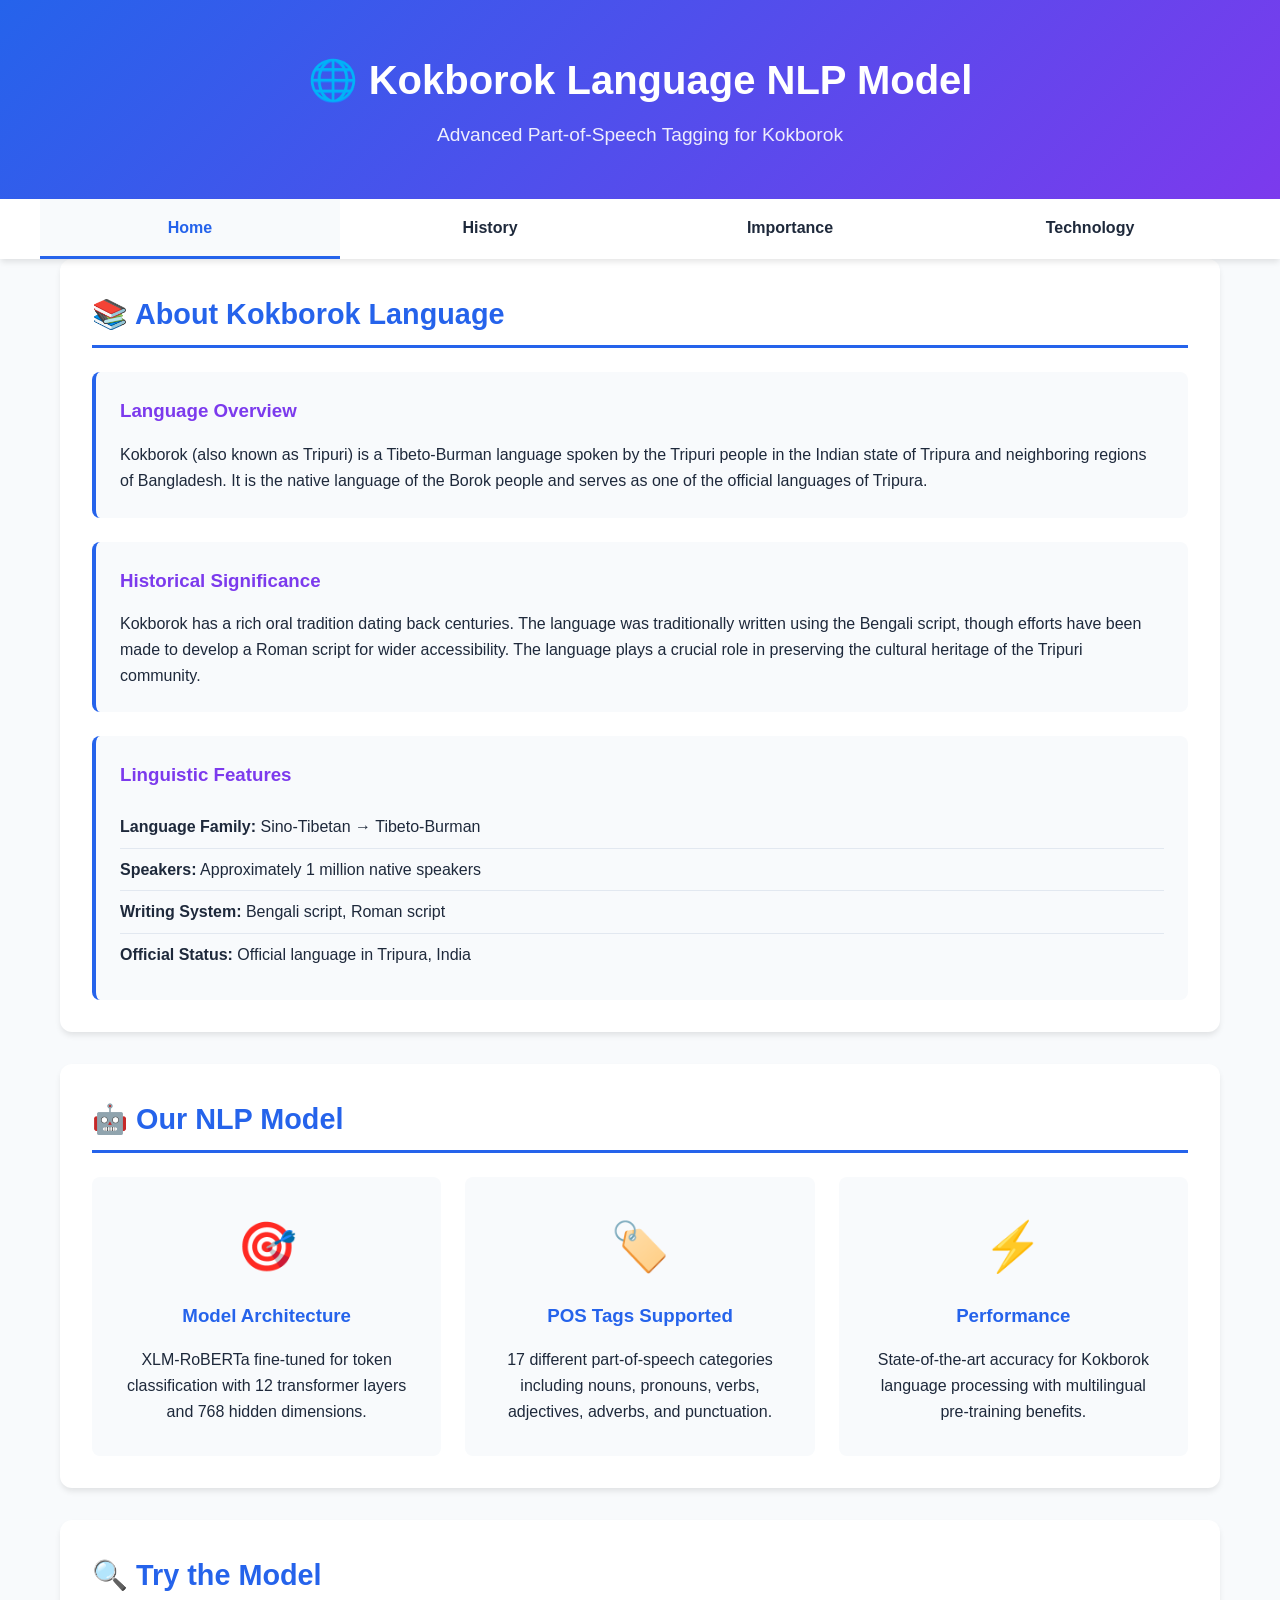
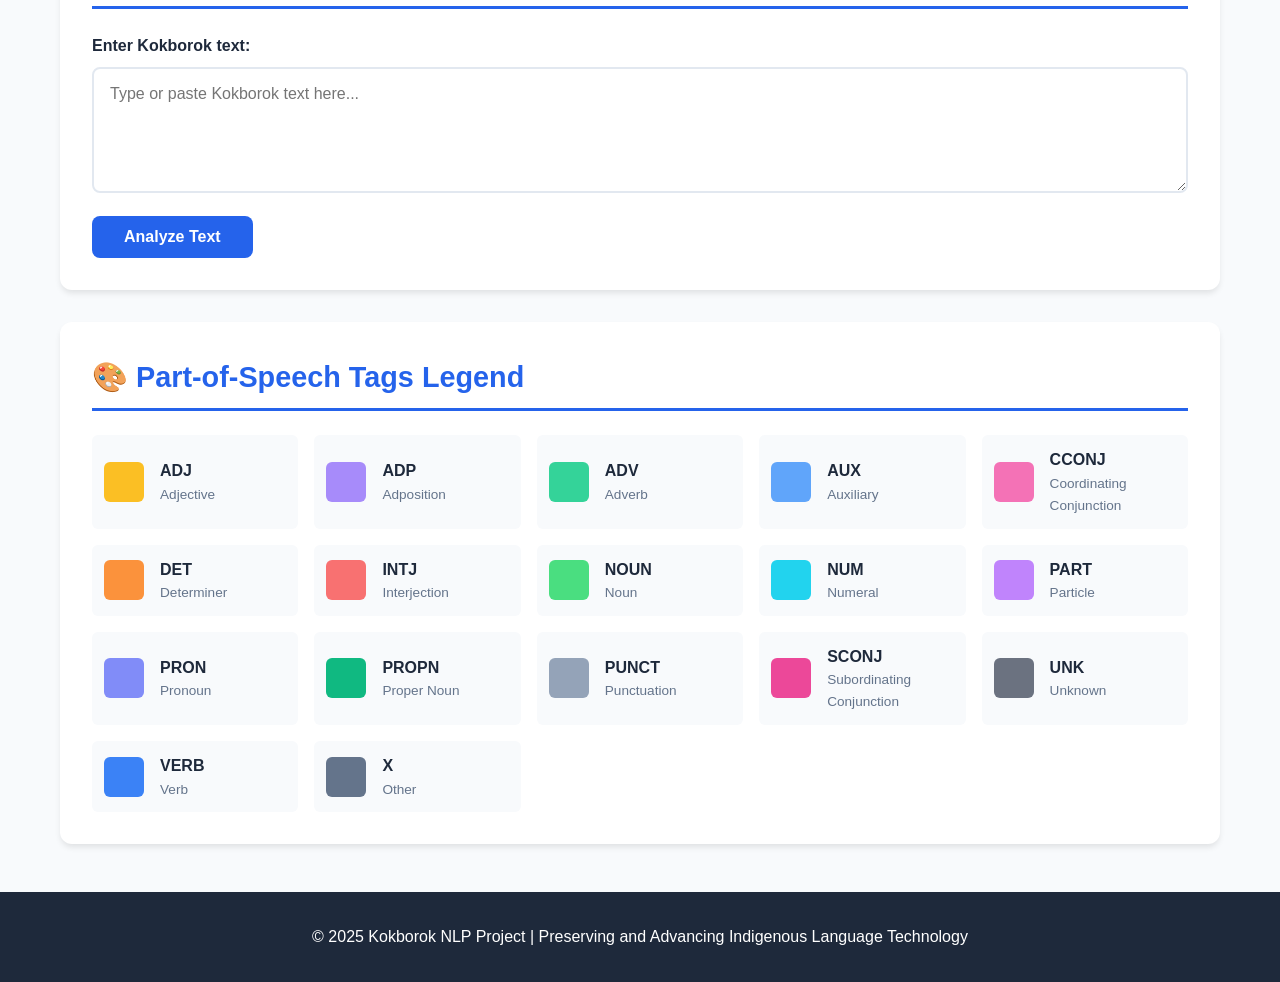
<file: frontend/index.html>
<!DOCTYPE html>
<html lang="en">
<head>
    <meta charset="UTF-8">
    <meta name="viewport" content="width=device-width, initial-scale=1.0">
    <title>Kokborok Language NLP Model</title>
    <link rel="stylesheet" href="styles.css">
</head>
<body>
    <header>
        <div class="container">
            <h1>🌐 Kokborok Language NLP Model</h1>
            <p class="subtitle">Advanced Part-of-Speech Tagging for Kokborok</p>
        </div>
    </header>

    <nav class="navigation">
        <div class="container">
            <a href="index.html" class="active">Home</a>
            <a href="history.html">History</a>
            <a href="importance.html">Importance</a>
            <a href="technology.html">Technology</a>
        </div>
    </nav>

    <main class="container">
        <!-- Language History Section -->
        <section class="section" id="history">
            <h2>📚 About Kokborok Language</h2>
            <div class="history-content">
                <div class="history-card">
                    <h3>Language Overview</h3>
                    <p>Kokborok (also known as Tripuri) is a Tibeto-Burman language spoken by the Tripuri people in the Indian state of Tripura and neighboring regions of Bangladesh. It is the native language of the Borok people and serves as one of the official languages of Tripura.</p>
                </div>
                
                <div class="history-card">
                    <h3>Historical Significance</h3>
                    <p>Kokborok has a rich oral tradition dating back centuries. The language was traditionally written using the Bengali script, though efforts have been made to develop a Roman script for wider accessibility. The language plays a crucial role in preserving the cultural heritage of the Tripuri community.</p>
                </div>
                
                <div class="history-card">
                    <h3>Linguistic Features</h3>
                    <ul>
                        <li><strong>Language Family:</strong> Sino-Tibetan → Tibeto-Burman</li>
                        <li><strong>Speakers:</strong> Approximately 1 million native speakers</li>
                        <li><strong>Writing System:</strong> Bengali script, Roman script</li>
                        <li><strong>Official Status:</strong> Official language in Tripura, India</li>
                    </ul>
                </div>
            </div>
        </section>

        <!-- Model Information Section -->
        <section class="section" id="model-info">
            <h2>🤖 Our NLP Model</h2>
            <div class="model-grid">
                <div class="model-card">
                    <div class="icon">🎯</div>
                    <h3>Model Architecture</h3>
                    <p>XLM-RoBERTa fine-tuned for token classification with 12 transformer layers and 768 hidden dimensions.</p>
                </div>
                
                <div class="model-card">
                    <div class="icon">🏷️</div>
                    <h3>POS Tags Supported</h3>
                    <p>17 different part-of-speech categories including nouns, pronouns, verbs, adjectives, adverbs, and punctuation.</p>
                </div>
                
                <div class="model-card">
                    <div class="icon">⚡</div>
                    <h3>Performance</h3>
                    <p>State-of-the-art accuracy for Kokborok language processing with multilingual pre-training benefits.</p>
                </div>
            </div>
        </section>

        <!-- Interactive Demo Section -->
        <section class="section" id="demo">
            <h2>🔍 Try the Model</h2>
            <div class="demo-container">
                <div class="input-section">
                    <label for="text-input">Enter Kokborok text:</label>
                    <textarea 
                        id="text-input" 
                        placeholder="Type or paste Kokborok text here..."
                        rows="5"
                    ></textarea>
                    <button id="analyze-btn" class="btn-primary">Analyze Text</button>
                </div>
                
                <div class="output-section" id="output-section" style="display: none;">
                    <h3>Analysis Results</h3>
                    <div id="results-container"></div>
                </div>
            </div>
        </section>

        <!-- POS Tags Legend -->
        <section class="section" id="legend">
            <h2>🎨 Part-of-Speech Tags Legend</h2>
            <div class="legend-grid" id="legend-grid"></div>
        </section>
    </main>

    <footer>
        <div class="container">
            <p>&copy; 2025 Kokborok NLP Project | Preserving and Advancing Indigenous Language Technology</p>
        </div>
    </footer>

    <script src="script.js"></script>
</body>
</html>
</file>
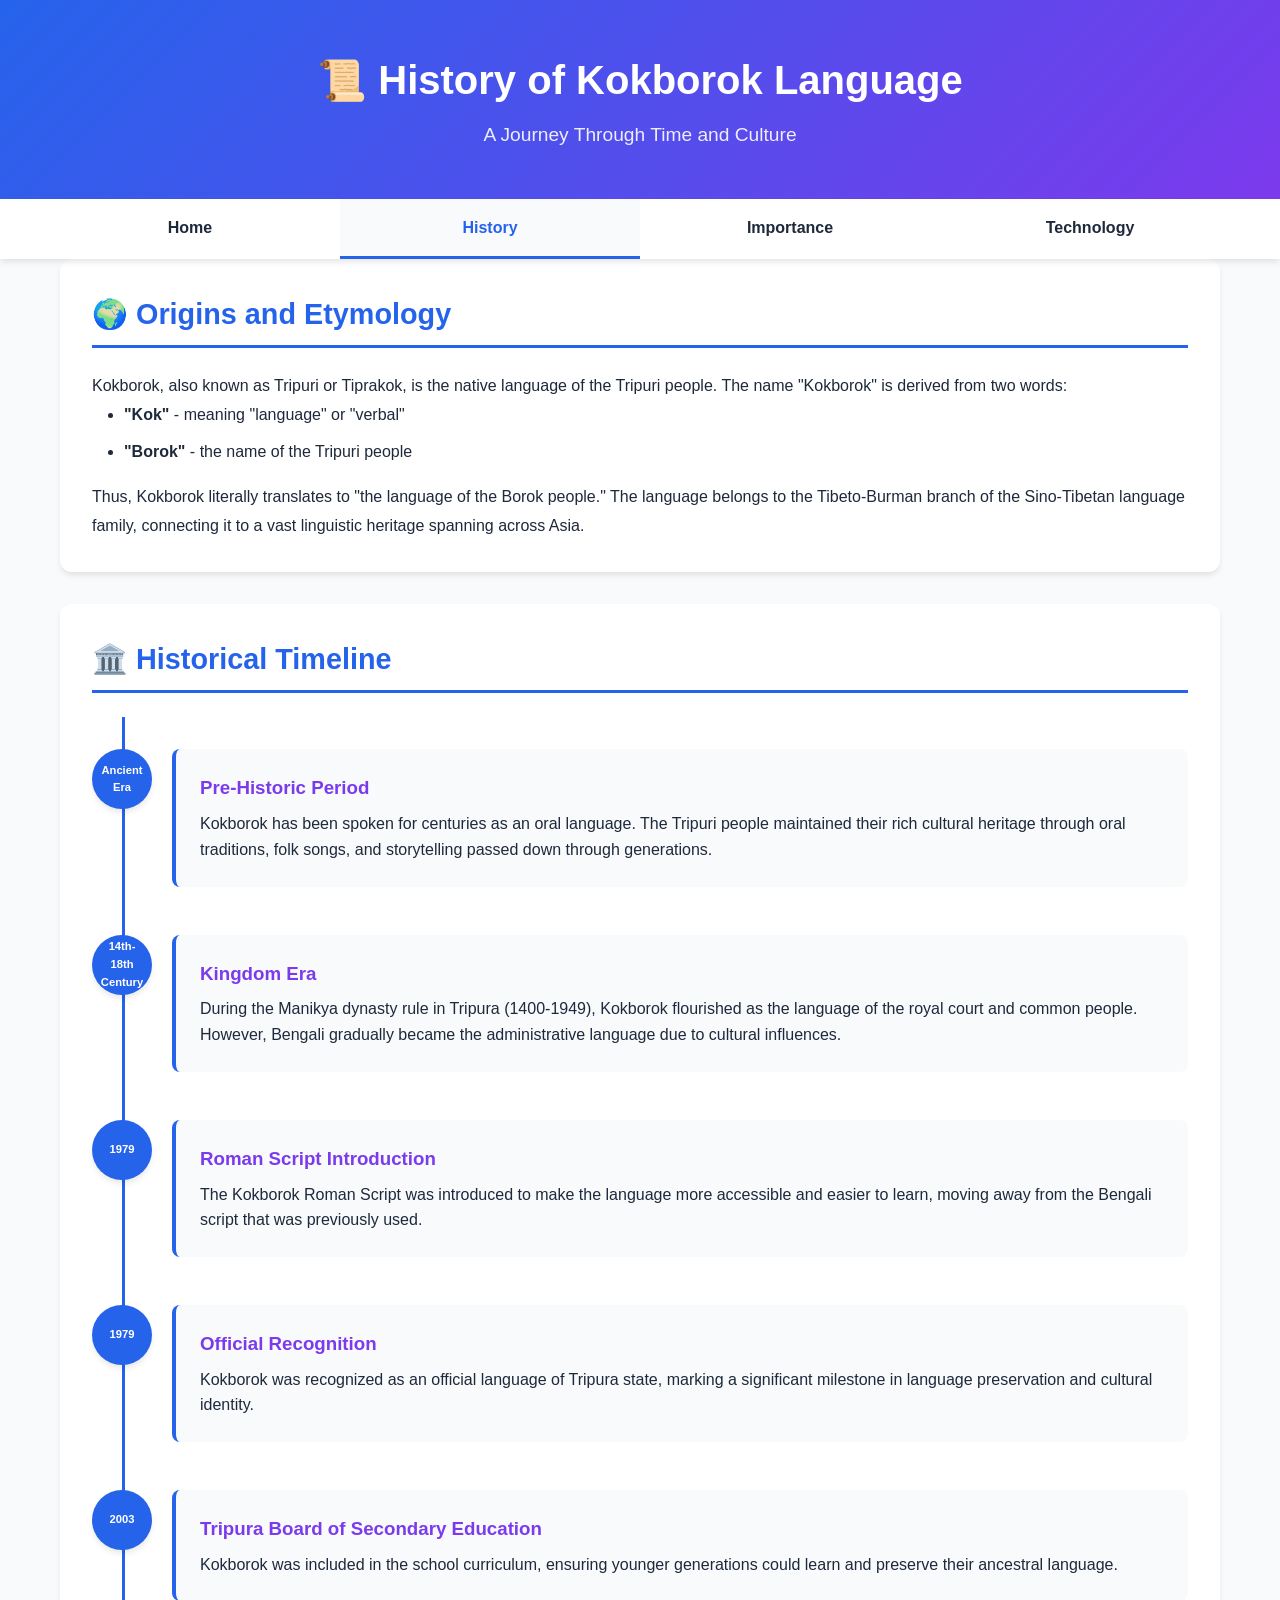
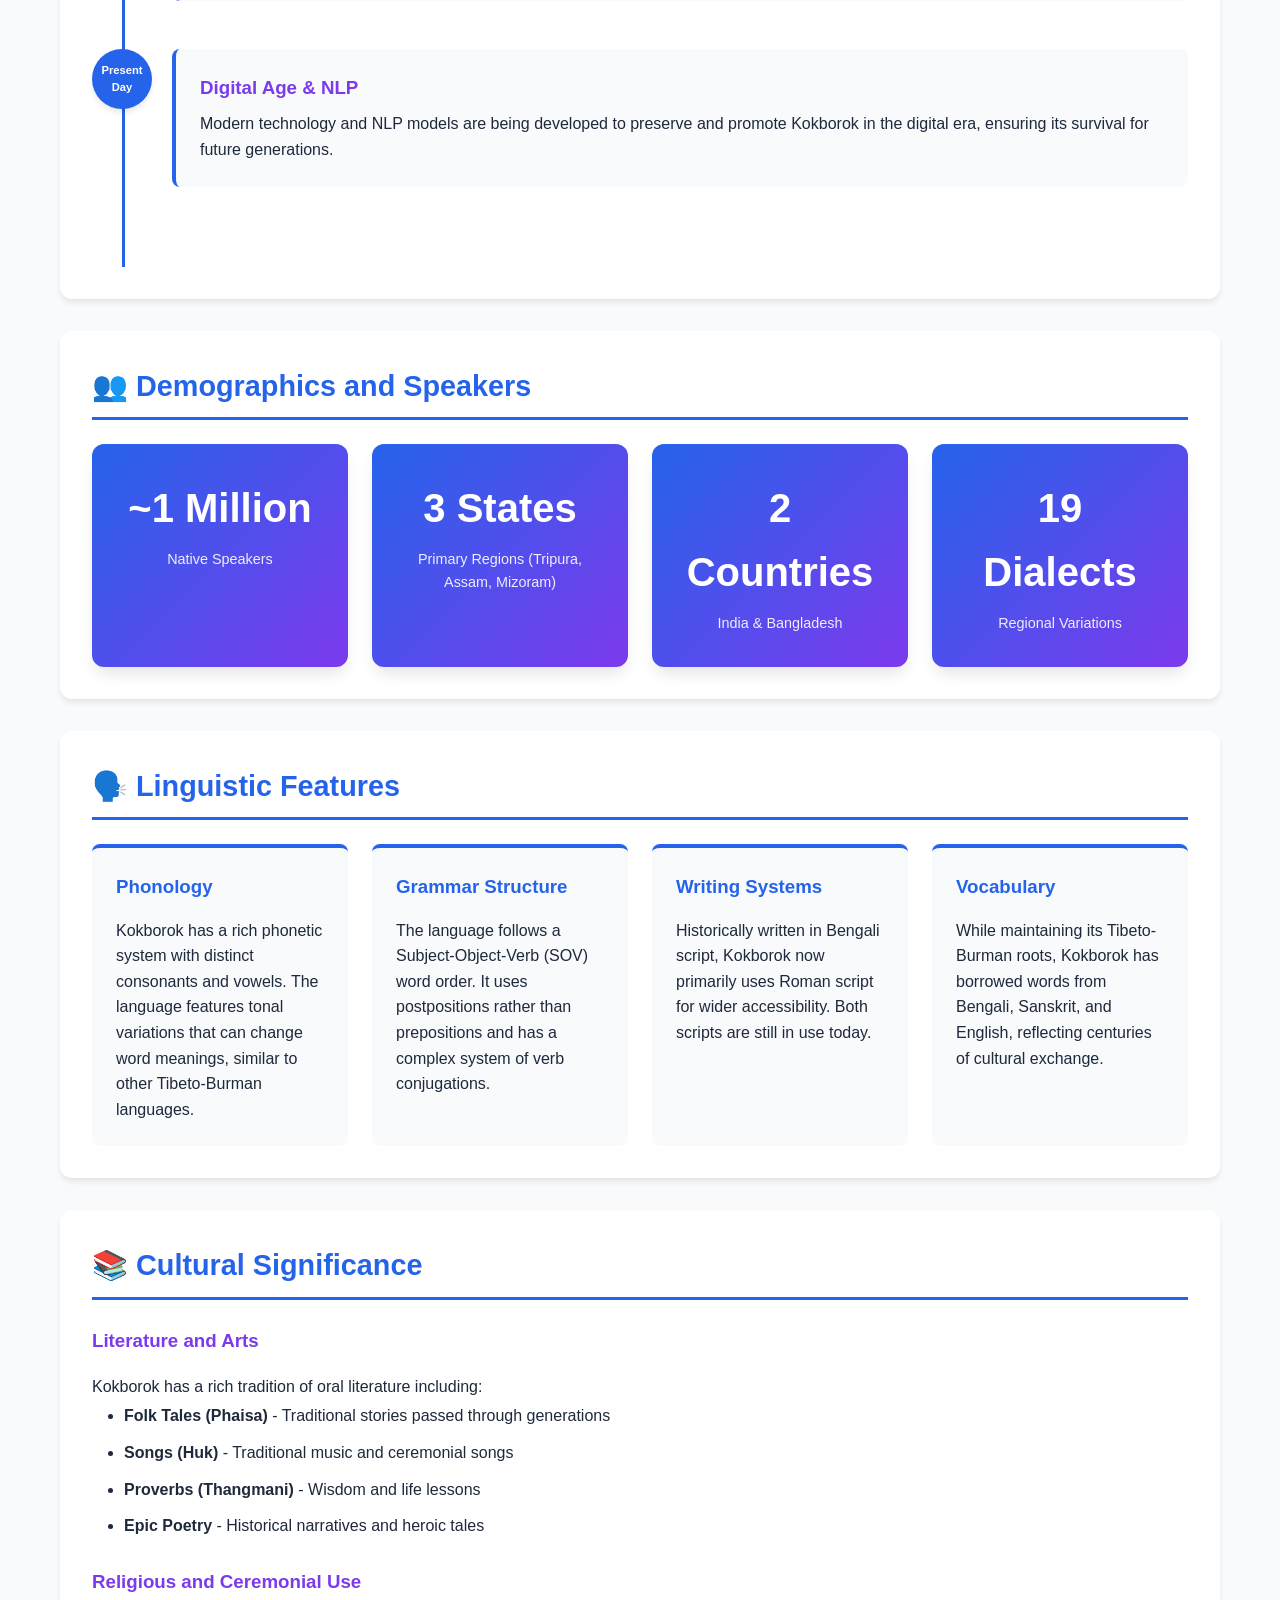
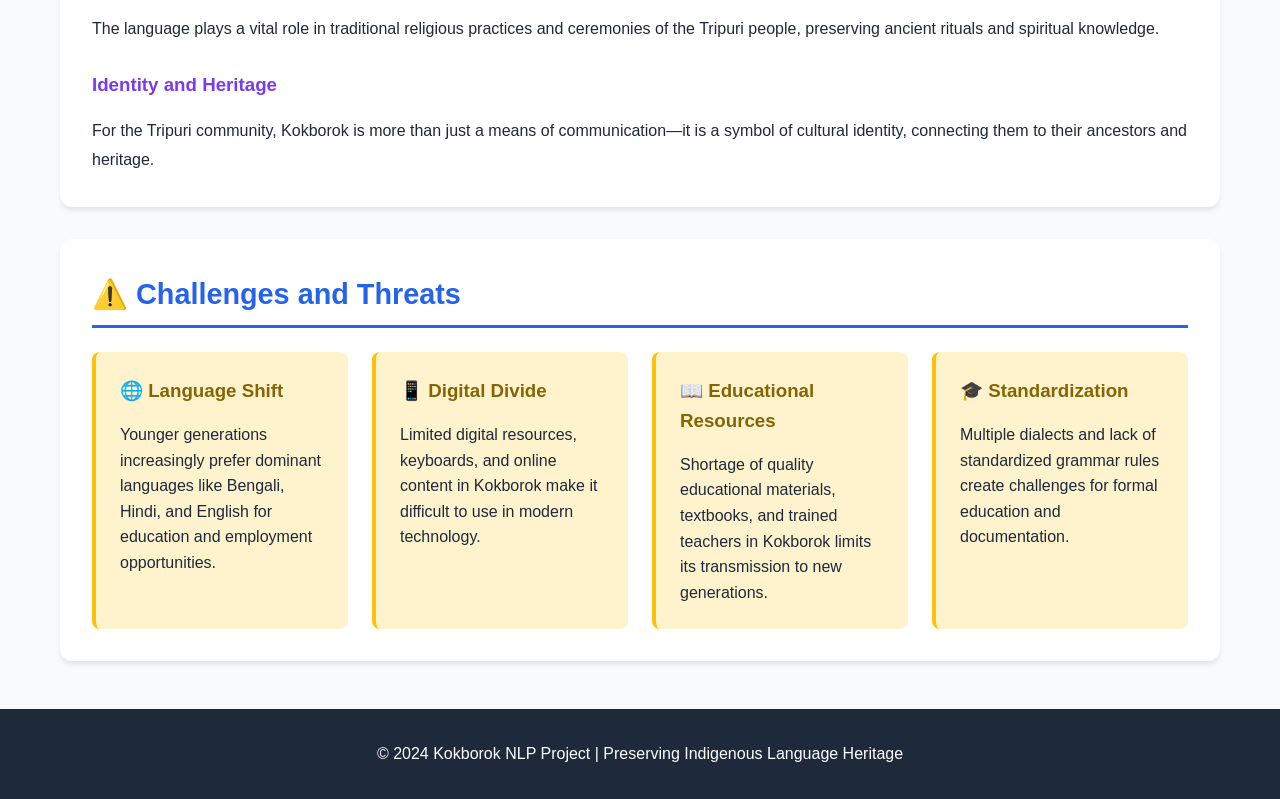
<file: frontend/history.html>
<!DOCTYPE html>
<html lang="en">
<head>
    <meta charset="UTF-8">
    <meta name="viewport" content="width=device-width, initial-scale=1.0">
    <title>Kokborok Language History</title>
    <link rel="stylesheet" href="styles.css">
</head>
<body>
    <header>
        <div class="container">
            <h1>📜 History of Kokborok Language</h1>
            <p class="subtitle">A Journey Through Time and Culture</p>
        </div>
    </header>

    <nav class="navigation">
        <div class="container">
            <a href="index.html">Home</a>
            <a href="history.html" class="active">History</a>
            <a href="importance.html">Importance</a>
            <a href="technology.html">Technology</a>
        </div>
    </nav>

    <main class="container">
        <section class="section">
            <h2>🌍 Origins and Etymology</h2>
            <div class="content-block">
                <p>Kokborok, also known as Tripuri or Tiprakok, is the native language of the Tripuri people. The name "Kokborok" is derived from two words:</p>
                <ul>
                    <li><strong>"Kok"</strong> - meaning "language" or "verbal"</li>
                    <li><strong>"Borok"</strong> - the name of the Tripuri people</li>
                </ul>
                <p>Thus, Kokborok literally translates to "the language of the Borok people." The language belongs to the Tibeto-Burman branch of the Sino-Tibetan language family, connecting it to a vast linguistic heritage spanning across Asia.</p>
            </div>
        </section>

        <section class="section">
            <h2>🏛️ Historical Timeline</h2>
            <div class="timeline">
                <div class="timeline-item">
                    <div class="timeline-marker">Ancient Era</div>
                    <div class="timeline-content">
                        <h3>Pre-Historic Period</h3>
                        <p>Kokborok has been spoken for centuries as an oral language. The Tripuri people maintained their rich cultural heritage through oral traditions, folk songs, and storytelling passed down through generations.</p>
                    </div>
                </div>

                <div class="timeline-item">
                    <div class="timeline-marker">14th-18th Century</div>
                    <div class="timeline-content">
                        <h3>Kingdom Era</h3>
                        <p>During the Manikya dynasty rule in Tripura (1400-1949), Kokborok flourished as the language of the royal court and common people. However, Bengali gradually became the administrative language due to cultural influences.</p>
                    </div>
                </div>

                <div class="timeline-item">
                    <div class="timeline-marker">1979</div>
                    <div class="timeline-content">
                        <h3>Roman Script Introduction</h3>
                        <p>The Kokborok Roman Script was introduced to make the language more accessible and easier to learn, moving away from the Bengali script that was previously used.</p>
                    </div>
                </div>

                <div class="timeline-item">
                    <div class="timeline-marker">1979</div>
                    <div class="timeline-content">
                        <h3>Official Recognition</h3>
                        <p>Kokborok was recognized as an official language of Tripura state, marking a significant milestone in language preservation and cultural identity.</p>
                    </div>
                </div>

                <div class="timeline-item">
                    <div class="timeline-marker">2003</div>
                    <div class="timeline-content">
                        <h3>Tripura Board of Secondary Education</h3>
                        <p>Kokborok was included in the school curriculum, ensuring younger generations could learn and preserve their ancestral language.</p>
                    </div>
                </div>

                <div class="timeline-item">
                    <div class="timeline-marker">Present Day</div>
                    <div class="timeline-content">
                        <h3>Digital Age & NLP</h3>
                        <p>Modern technology and NLP models are being developed to preserve and promote Kokborok in the digital era, ensuring its survival for future generations.</p>
                    </div>
                </div>
            </div>
        </section>

        <section class="section">
            <h2>👥 Demographics and Speakers</h2>
            <div class="stats-grid">
                <div class="stat-card">
                    <div class="stat-number">~1 Million</div>
                    <div class="stat-label">Native Speakers</div>
                </div>
                <div class="stat-card">
                    <div class="stat-number">3 States</div>
                    <div class="stat-label">Primary Regions (Tripura, Assam, Mizoram)</div>
                </div>
                <div class="stat-card">
                    <div class="stat-number">2 Countries</div>
                    <div class="stat-label">India & Bangladesh</div>
                </div>
                <div class="stat-card">
                    <div class="stat-number">19 Dialects</div>
                    <div class="stat-label">Regional Variations</div>
                </div>
            </div>
        </section>

        <section class="section">
            <h2>🗣️ Linguistic Features</h2>
            <div class="feature-grid">
                <div class="feature-card">
                    <h3>Phonology</h3>
                    <p>Kokborok has a rich phonetic system with distinct consonants and vowels. The language features tonal variations that can change word meanings, similar to other Tibeto-Burman languages.</p>
                </div>
                <div class="feature-card">
                    <h3>Grammar Structure</h3>
                    <p>The language follows a Subject-Object-Verb (SOV) word order. It uses postpositions rather than prepositions and has a complex system of verb conjugations.</p>
                </div>
                <div class="feature-card">
                    <h3>Writing Systems</h3>
                    <p>Historically written in Bengali script, Kokborok now primarily uses Roman script for wider accessibility. Both scripts are still in use today.</p>
                </div>
                <div class="feature-card">
                    <h3>Vocabulary</h3>
                    <p>While maintaining its Tibeto-Burman roots, Kokborok has borrowed words from Bengali, Sanskrit, and English, reflecting centuries of cultural exchange.</p>
                </div>
            </div>
        </section>

        <section class="section">
            <h2>📚 Cultural Significance</h2>
            <div class="content-block">
                <h3>Literature and Arts</h3>
                <p>Kokborok has a rich tradition of oral literature including:</p>
                <ul>
                    <li><strong>Folk Tales (Phaisa)</strong> - Traditional stories passed through generations</li>
                    <li><strong>Songs (Huk)</strong> - Traditional music and ceremonial songs</li>
                    <li><strong>Proverbs (Thangmani)</strong> - Wisdom and life lessons</li>
                    <li><strong>Epic Poetry</strong> - Historical narratives and heroic tales</li>
                </ul>

                <h3>Religious and Ceremonial Use</h3>
                <p>The language plays a vital role in traditional religious practices and ceremonies of the Tripuri people, preserving ancient rituals and spiritual knowledge.</p>

                <h3>Identity and Heritage</h3>
                <p>For the Tripuri community, Kokborok is more than just a means of communication—it is a symbol of cultural identity, connecting them to their ancestors and heritage.</p>
            </div>
        </section>

        <section class="section">
            <h2>⚠️ Challenges and Threats</h2>
            <div class="challenge-grid">
                <div class="challenge-card">
                    <h3>🌐 Language Shift</h3>
                    <p>Younger generations increasingly prefer dominant languages like Bengali, Hindi, and English for education and employment opportunities.</p>
                </div>
                <div class="challenge-card">
                    <h3>📱 Digital Divide</h3>
                    <p>Limited digital resources, keyboards, and online content in Kokborok make it difficult to use in modern technology.</p>
                </div>
                <div class="challenge-card">
                    <h3>📖 Educational Resources</h3>
                    <p>Shortage of quality educational materials, textbooks, and trained teachers in Kokborok limits its transmission to new generations.</p>
                </div>
                <div class="challenge-card">
                    <h3>🎓 Standardization</h3>
                    <p>Multiple dialects and lack of standardized grammar rules create challenges for formal education and documentation.</p>
                </div>
            </div>
        </section>
    </main>

    <footer>
        <div class="container">
            <p>&copy; 2024 Kokborok NLP Project | Preserving Indigenous Language Heritage</p>
        </div>
    </footer>
</body>
</html>
</file>
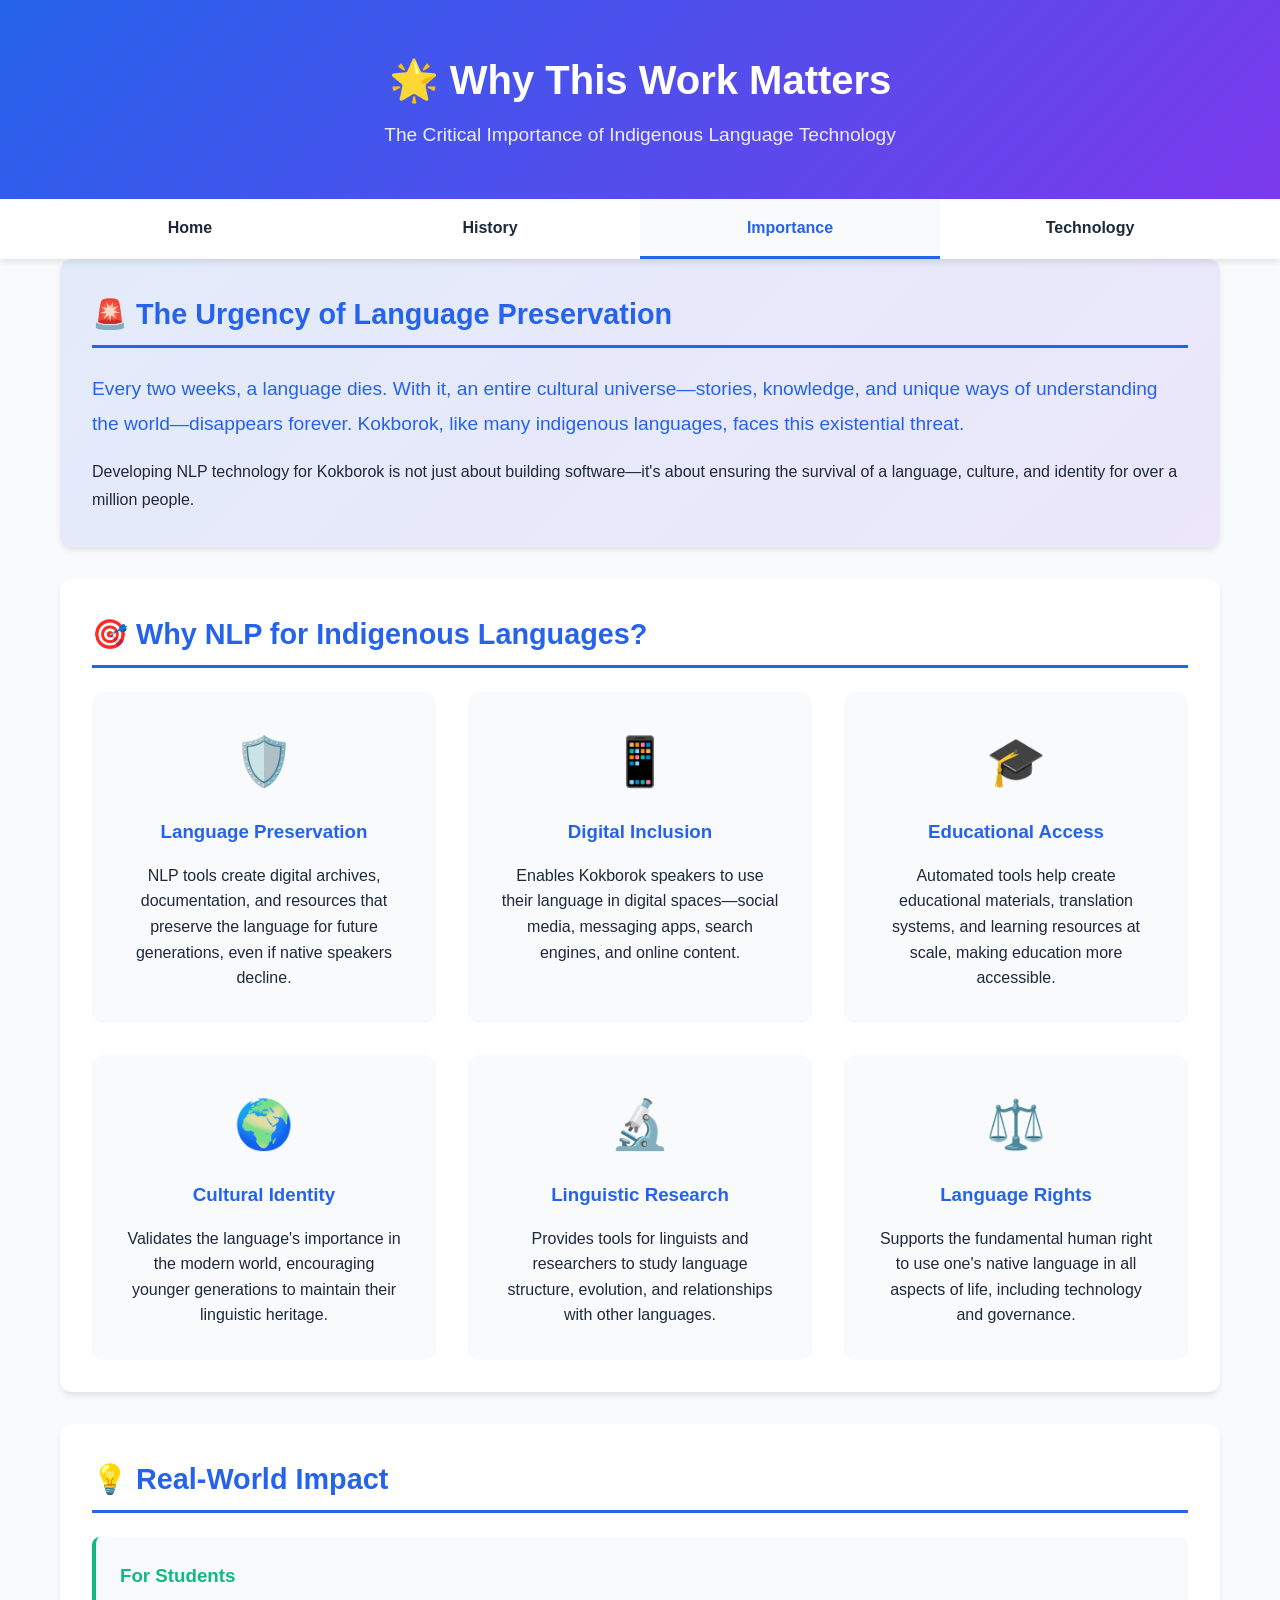
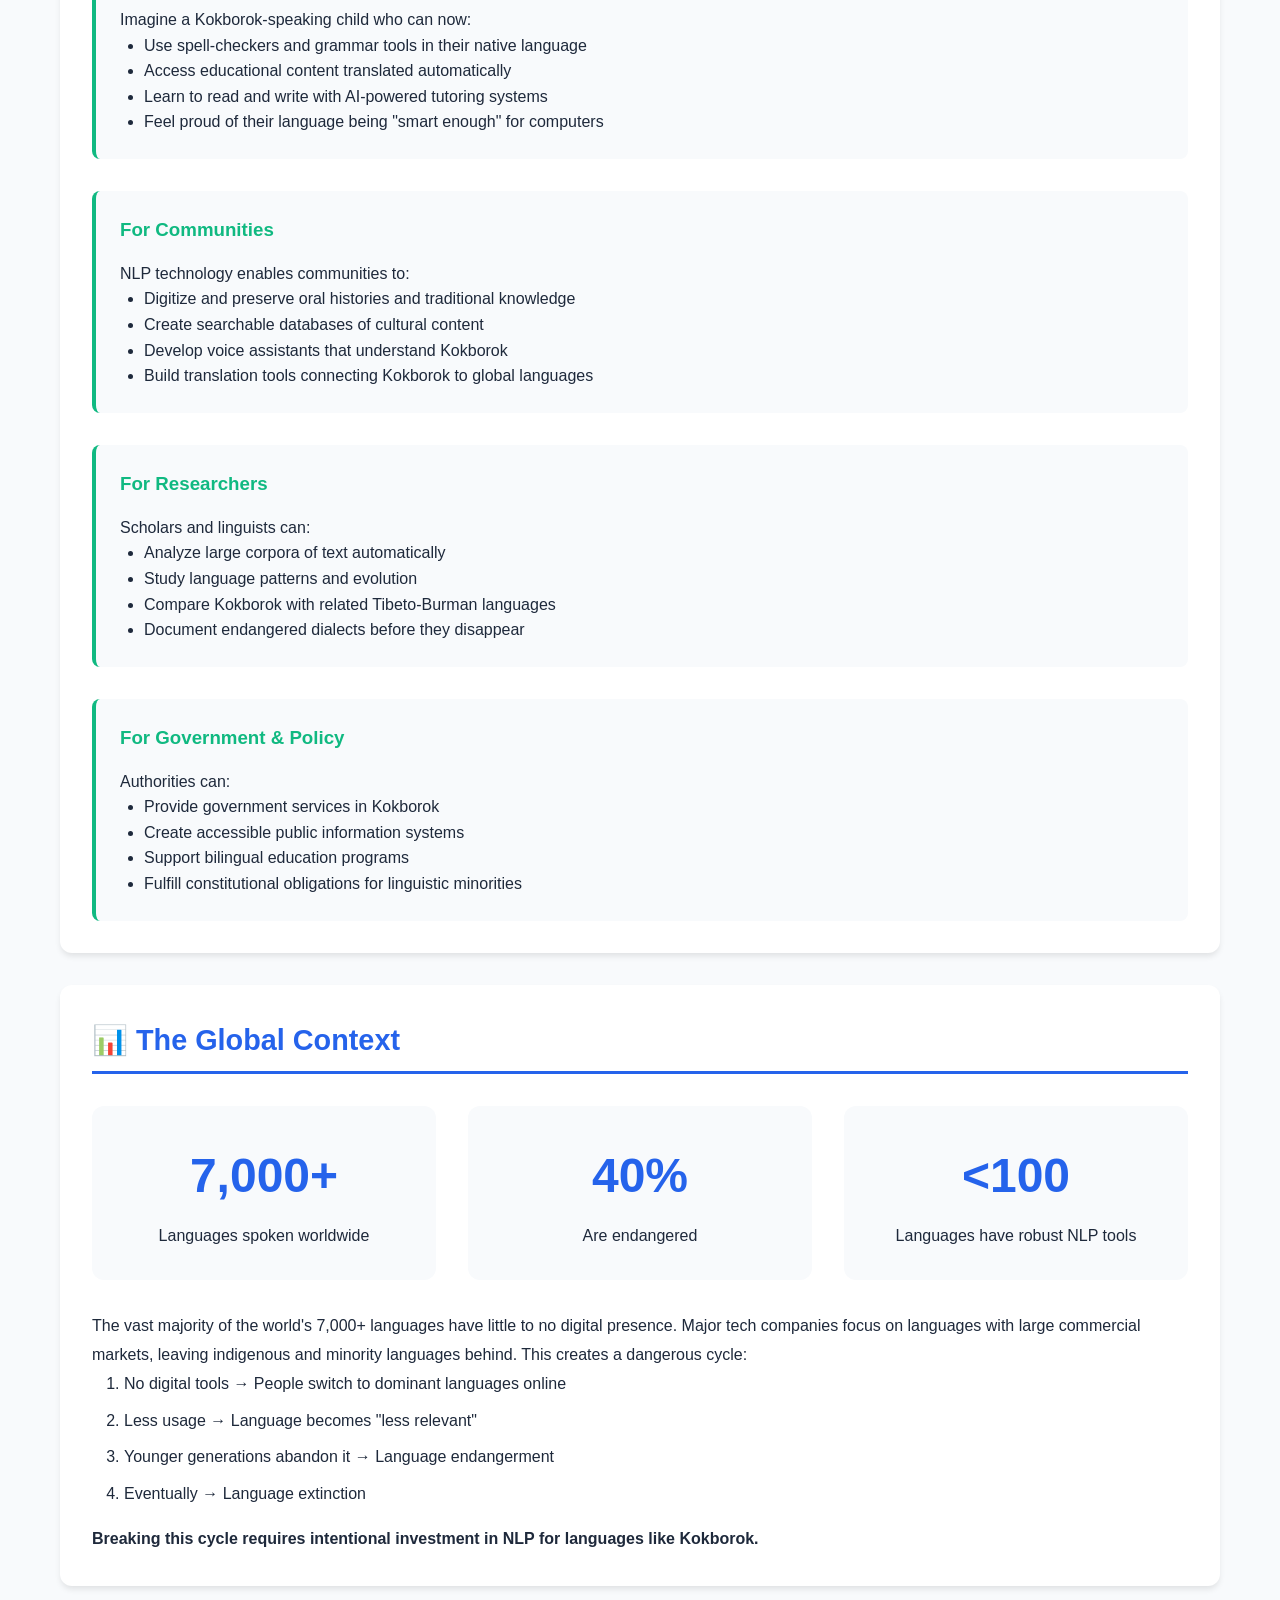
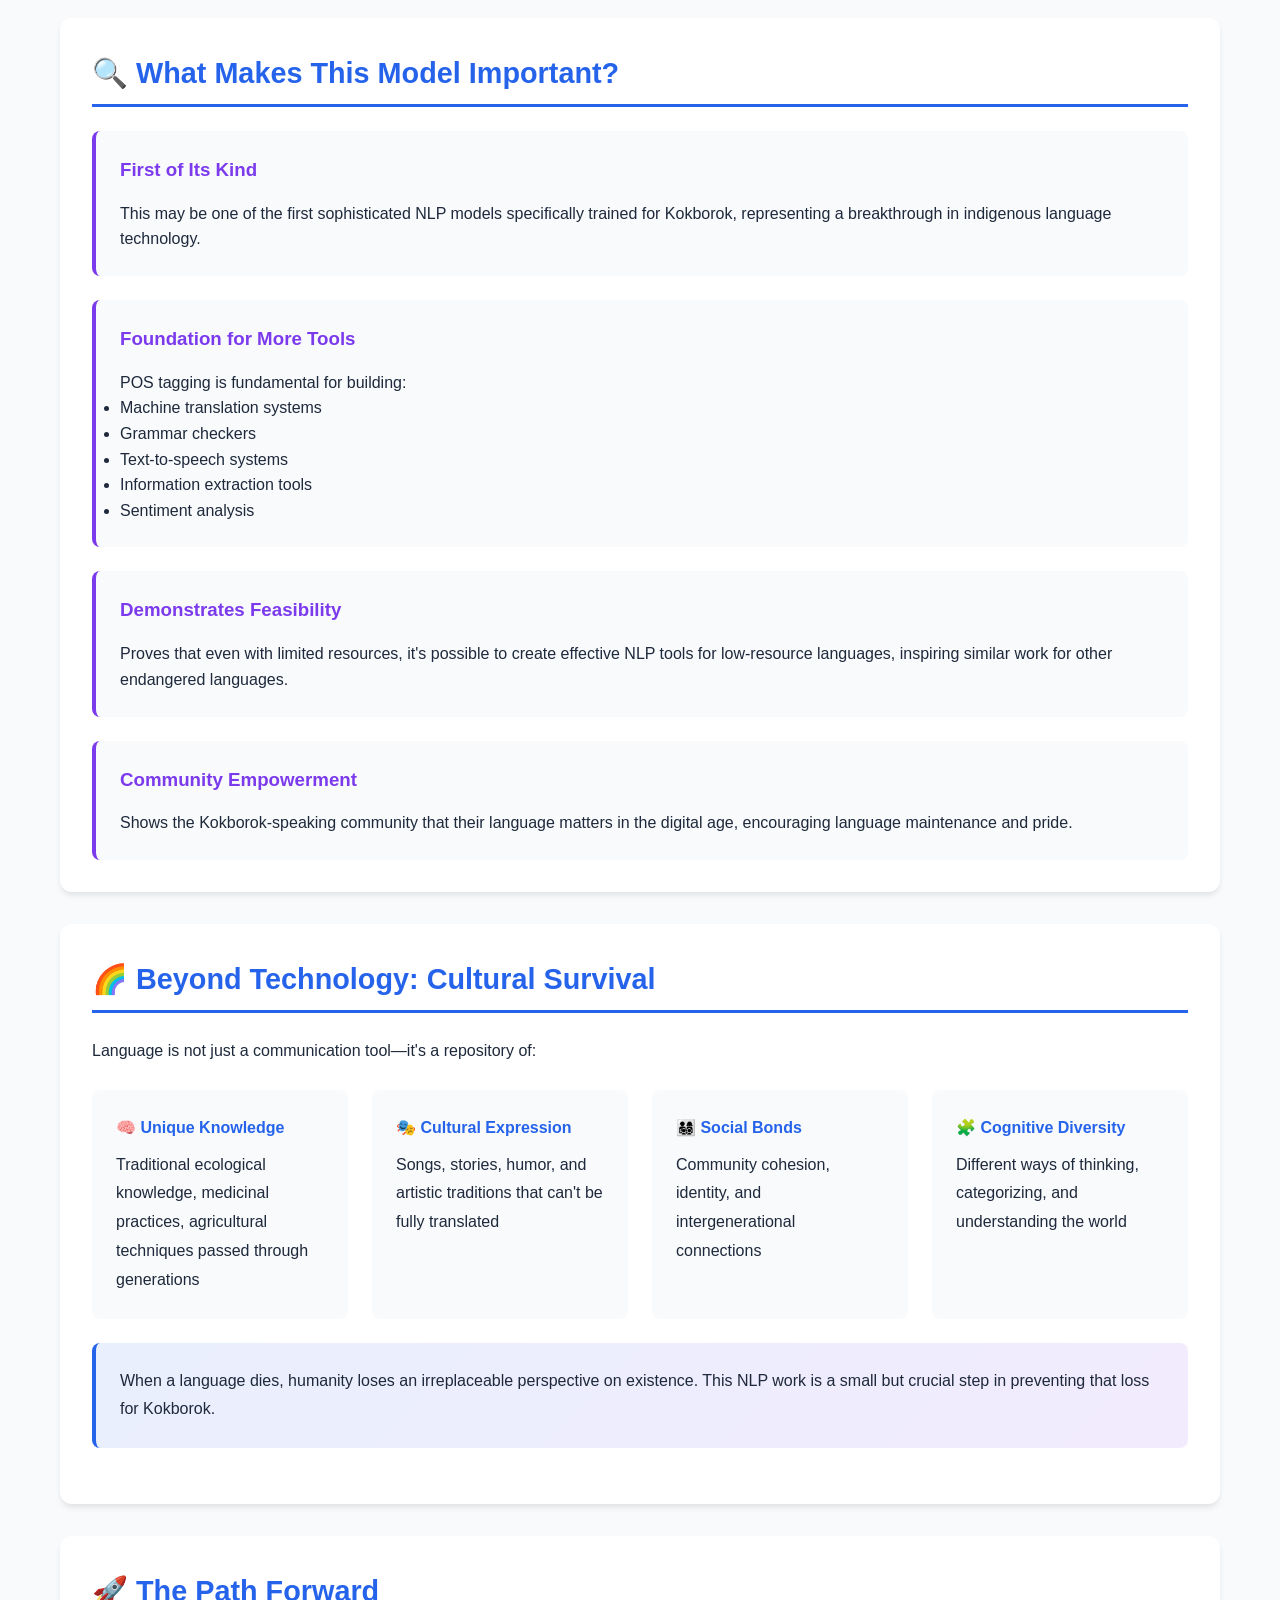
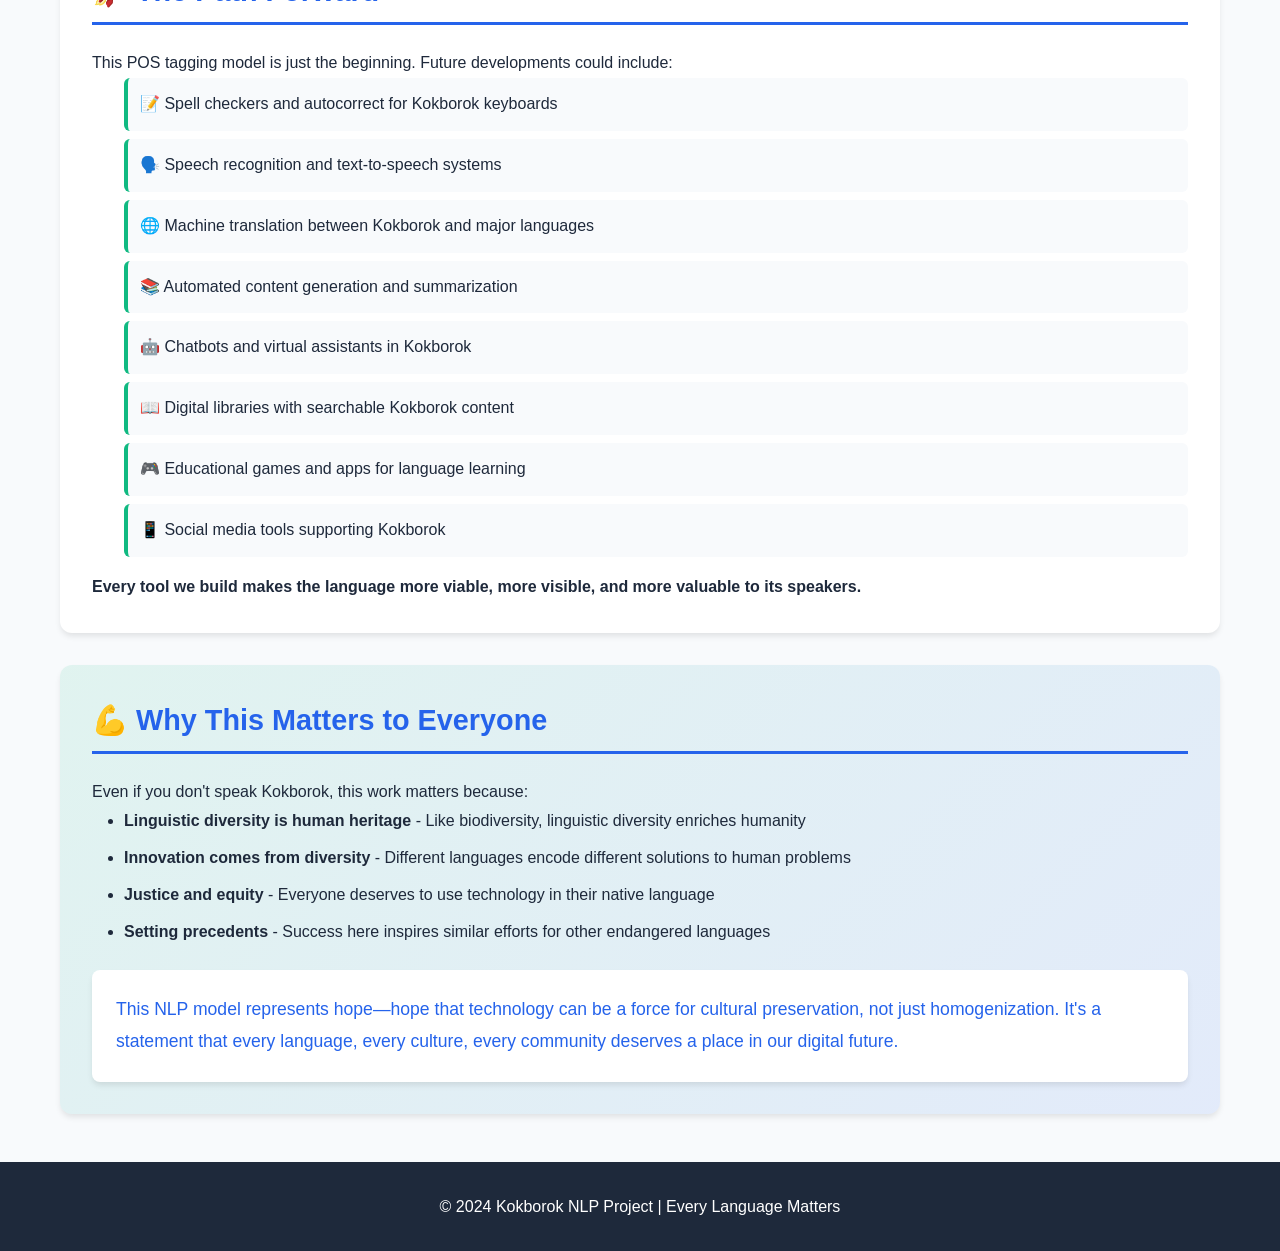
<file: frontend/importance.html>
<!DOCTYPE html>
<html lang="en">
<head>
    <meta charset="UTF-8">
    <meta name="viewport" content="width=device-width, initial-scale=1.0">
    <title>Why Kokborok NLP Matters</title>
    <link rel="stylesheet" href="styles.css">
</head>
<body>
    <header>
        <div class="container">
            <h1>🌟 Why This Work Matters</h1>
            <p class="subtitle">The Critical Importance of Indigenous Language Technology</p>
        </div>
    </header>

    <nav class="navigation">
        <div class="container">
            <a href="index.html">Home</a>
            <a href="history.html">History</a>
            <a href="importance.html" class="active">Importance</a>
            <a href="technology.html">Technology</a>
        </div>
    </nav>

    <main class="container">
        <section class="section hero-section">
            <h2>🚨 The Urgency of Language Preservation</h2>
            <div class="content-block">
                <p class="lead-text">Every two weeks, a language dies. With it, an entire cultural universe—stories, knowledge, and unique ways of understanding the world—disappears forever. Kokborok, like many indigenous languages, faces this existential threat.</p>
                <p>Developing NLP technology for Kokborok is not just about building software—it's about ensuring the survival of a language, culture, and identity for over a million people.</p>
            </div>
        </section>

        <section class="section">
            <h2>🎯 Why NLP for Indigenous Languages?</h2>
            <div class="importance-grid">
                <div class="importance-card">
                    <div class="importance-icon">🛡️</div>
                    <h3>Language Preservation</h3>
                    <p>NLP tools create digital archives, documentation, and resources that preserve the language for future generations, even if native speakers decline.</p>
                </div>
                <div class="importance-card">
                    <div class="importance-icon">📱</div>
                    <h3>Digital Inclusion</h3>
                    <p>Enables Kokborok speakers to use their language in digital spaces—social media, messaging apps, search engines, and online content.</p>
                </div>
                <div class="importance-card">
                    <div class="importance-icon">🎓</div>
                    <h3>Educational Access</h3>
                    <p>Automated tools help create educational materials, translation systems, and learning resources at scale, making education more accessible.</p>
                </div>
                <div class="importance-card">
                    <div class="importance-icon">🌍</div>
                    <h3>Cultural Identity</h3>
                    <p>Validates the language's importance in the modern world, encouraging younger generations to maintain their linguistic heritage.</p>
                </div>
                <div class="importance-card">
                    <div class="importance-icon">🔬</div>
                    <h3>Linguistic Research</h3>
                    <p>Provides tools for linguists and researchers to study language structure, evolution, and relationships with other languages.</p>
                </div>
                <div class="importance-card">
                    <div class="importance-icon">⚖️</div>
                    <h3>Language Rights</h3>
                    <p>Supports the fundamental human right to use one's native language in all aspects of life, including technology and governance.</p>
                </div>
            </div>
        </section>

        <section class="section">
            <h2>💡 Real-World Impact</h2>
            <div class="impact-section">
                <div class="impact-item">
                    <h3>For Students</h3>
                    <p>Imagine a Kokborok-speaking child who can now:</p>
                    <ul>
                        <li>Use spell-checkers and grammar tools in their native language</li>
                        <li>Access educational content translated automatically</li>
                        <li>Learn to read and write with AI-powered tutoring systems</li>
                        <li>Feel proud of their language being "smart enough" for computers</li>
                    </ul>
                </div>

                <div class="impact-item">
                    <h3>For Communities</h3>
                    <p>NLP technology enables communities to:</p>
                    <ul>
                        <li>Digitize and preserve oral histories and traditional knowledge</li>
                        <li>Create searchable databases of cultural content</li>
                        <li>Develop voice assistants that understand Kokborok</li>
                        <li>Build translation tools connecting Kokborok to global languages</li>
                    </ul>
                </div>

                <div class="impact-item">
                    <h3>For Researchers</h3>
                    <p>Scholars and linguists can:</p>
                    <ul>
                        <li>Analyze large corpora of text automatically</li>
                        <li>Study language patterns and evolution</li>
                        <li>Compare Kokborok with related Tibeto-Burman languages</li>
                        <li>Document endangered dialects before they disappear</li>
                    </ul>
                </div>

                <div class="impact-item">
                    <h3>For Government & Policy</h3>
                    <p>Authorities can:</p>
                    <ul>
                        <li>Provide government services in Kokborok</li>
                        <li>Create accessible public information systems</li>
                        <li>Support bilingual education programs</li>
                        <li>Fulfill constitutional obligations for linguistic minorities</li>
                    </ul>
                </div>
            </div>
        </section>

        <section class="section">
            <h2>📊 The Global Context</h2>
            <div class="stats-highlight">
                <div class="stat-box">
                    <div class="stat-big">7,000+</div>
                    <p>Languages spoken worldwide</p>
                </div>
                <div class="stat-box">
                    <div class="stat-big">40%</div>
                    <p>Are endangered</p>
                </div>
                <div class="stat-box">
                    <div class="stat-big">&lt;100</div>
                    <p>Languages have robust NLP tools</p>
                </div>
            </div>
            <div class="content-block">
                <p>The vast majority of the world's 7,000+ languages have little to no digital presence. Major tech companies focus on languages with large commercial markets, leaving indigenous and minority languages behind. This creates a dangerous cycle:</p>
                <ol>
                    <li>No digital tools → People switch to dominant languages online</li>
                    <li>Less usage → Language becomes "less relevant"</li>
                    <li>Younger generations abandon it → Language endangerment</li>
                    <li>Eventually → Language extinction</li>
                </ol>
                <p><strong>Breaking this cycle requires intentional investment in NLP for languages like Kokborok.</strong></p>
            </div>
        </section>

        <section class="section">
            <h2>🔍 What Makes This Model Important?</h2>
            <div class="model-importance">
                <div class="importance-detail">
                    <h3>First of Its Kind</h3>
                    <p>This may be one of the first sophisticated NLP models specifically trained for Kokborok, representing a breakthrough in indigenous language technology.</p>
                </div>
                <div class="importance-detail">
                    <h3>Foundation for More Tools</h3>
                    <p>POS tagging is fundamental for building:</p>
                    <ul>
                        <li>Machine translation systems</li>
                        <li>Grammar checkers</li>
                        <li>Text-to-speech systems</li>
                        <li>Information extraction tools</li>
                        <li>Sentiment analysis</li>
                    </ul>
                </div>
                <div class="importance-detail">
                    <h3>Demonstrates Feasibility</h3>
                    <p>Proves that even with limited resources, it's possible to create effective NLP tools for low-resource languages, inspiring similar work for other endangered languages.</p>
                </div>
                <div class="importance-detail">
                    <h3>Community Empowerment</h3>
                    <p>Shows the Kokborok-speaking community that their language matters in the digital age, encouraging language maintenance and pride.</p>
                </div>
            </div>
        </section>

        <section class="section">
            <h2>🌈 Beyond Technology: Cultural Survival</h2>
            <div class="content-block">
                <p>Language is not just a communication tool—it's a repository of:</p>
                <div class="cultural-aspects">
                    <div class="aspect">
                        <h4>🧠 Unique Knowledge</h4>
                        <p>Traditional ecological knowledge, medicinal practices, agricultural techniques passed through generations</p>
                    </div>
                    <div class="aspect">
                        <h4>🎭 Cultural Expression</h4>
                        <p>Songs, stories, humor, and artistic traditions that can't be fully translated</p>
                    </div>
                    <div class="aspect">
                        <h4>👨‍👩‍👧‍👦 Social Bonds</h4>
                        <p>Community cohesion, identity, and intergenerational connections</p>
                    </div>
                    <div class="aspect">
                        <h4>🧩 Cognitive Diversity</h4>
                        <p>Different ways of thinking, categorizing, and understanding the world</p>
                    </div>
                </div>
                <p class="highlight-text">When a language dies, humanity loses an irreplaceable perspective on existence. This NLP work is a small but crucial step in preventing that loss for Kokborok.</p>
            </div>
        </section>

        <section class="section">
            <h2>🚀 The Path Forward</h2>
            <div class="content-block">
                <p>This POS tagging model is just the beginning. Future developments could include:</p>
                <ul class="future-list">
                    <li>📝 Spell checkers and autocorrect for Kokborok keyboards</li>
                    <li>🗣️ Speech recognition and text-to-speech systems</li>
                    <li>🌐 Machine translation between Kokborok and major languages</li>
                    <li>📚 Automated content generation and summarization</li>
                    <li>🤖 Chatbots and virtual assistants in Kokborok</li>
                    <li>📖 Digital libraries with searchable Kokborok content</li>
                    <li>🎮 Educational games and apps for language learning</li>
                    <li>📱 Social media tools supporting Kokborok</li>
                </ul>
                <p><strong>Every tool we build makes the language more viable, more visible, and more valuable to its speakers.</strong></p>
            </div>
        </section>

        <section class="section call-to-action">
            <h2>💪 Why This Matters to Everyone</h2>
            <div class="content-block">
                <p>Even if you don't speak Kokborok, this work matters because:</p>
                <ul>
                    <li><strong>Linguistic diversity is human heritage</strong> - Like biodiversity, linguistic diversity enriches humanity</li>
                    <li><strong>Innovation comes from diversity</strong> - Different languages encode different solutions to human problems</li>
                    <li><strong>Justice and equity</strong> - Everyone deserves to use technology in their native language</li>
                    <li><strong>Setting precedents</strong> - Success here inspires similar efforts for other endangered languages</li>
                </ul>
                <p class="final-message">This NLP model represents hope—hope that technology can be a force for cultural preservation, not just homogenization. It's a statement that every language, every culture, every community deserves a place in our digital future.</p>
            </div>
        </section>
    </main>

    <footer>
        <div class="container">
            <p>&copy; 2024 Kokborok NLP Project | Every Language Matters</p>
        </div>
    </footer>
</body>
</html>
</file>
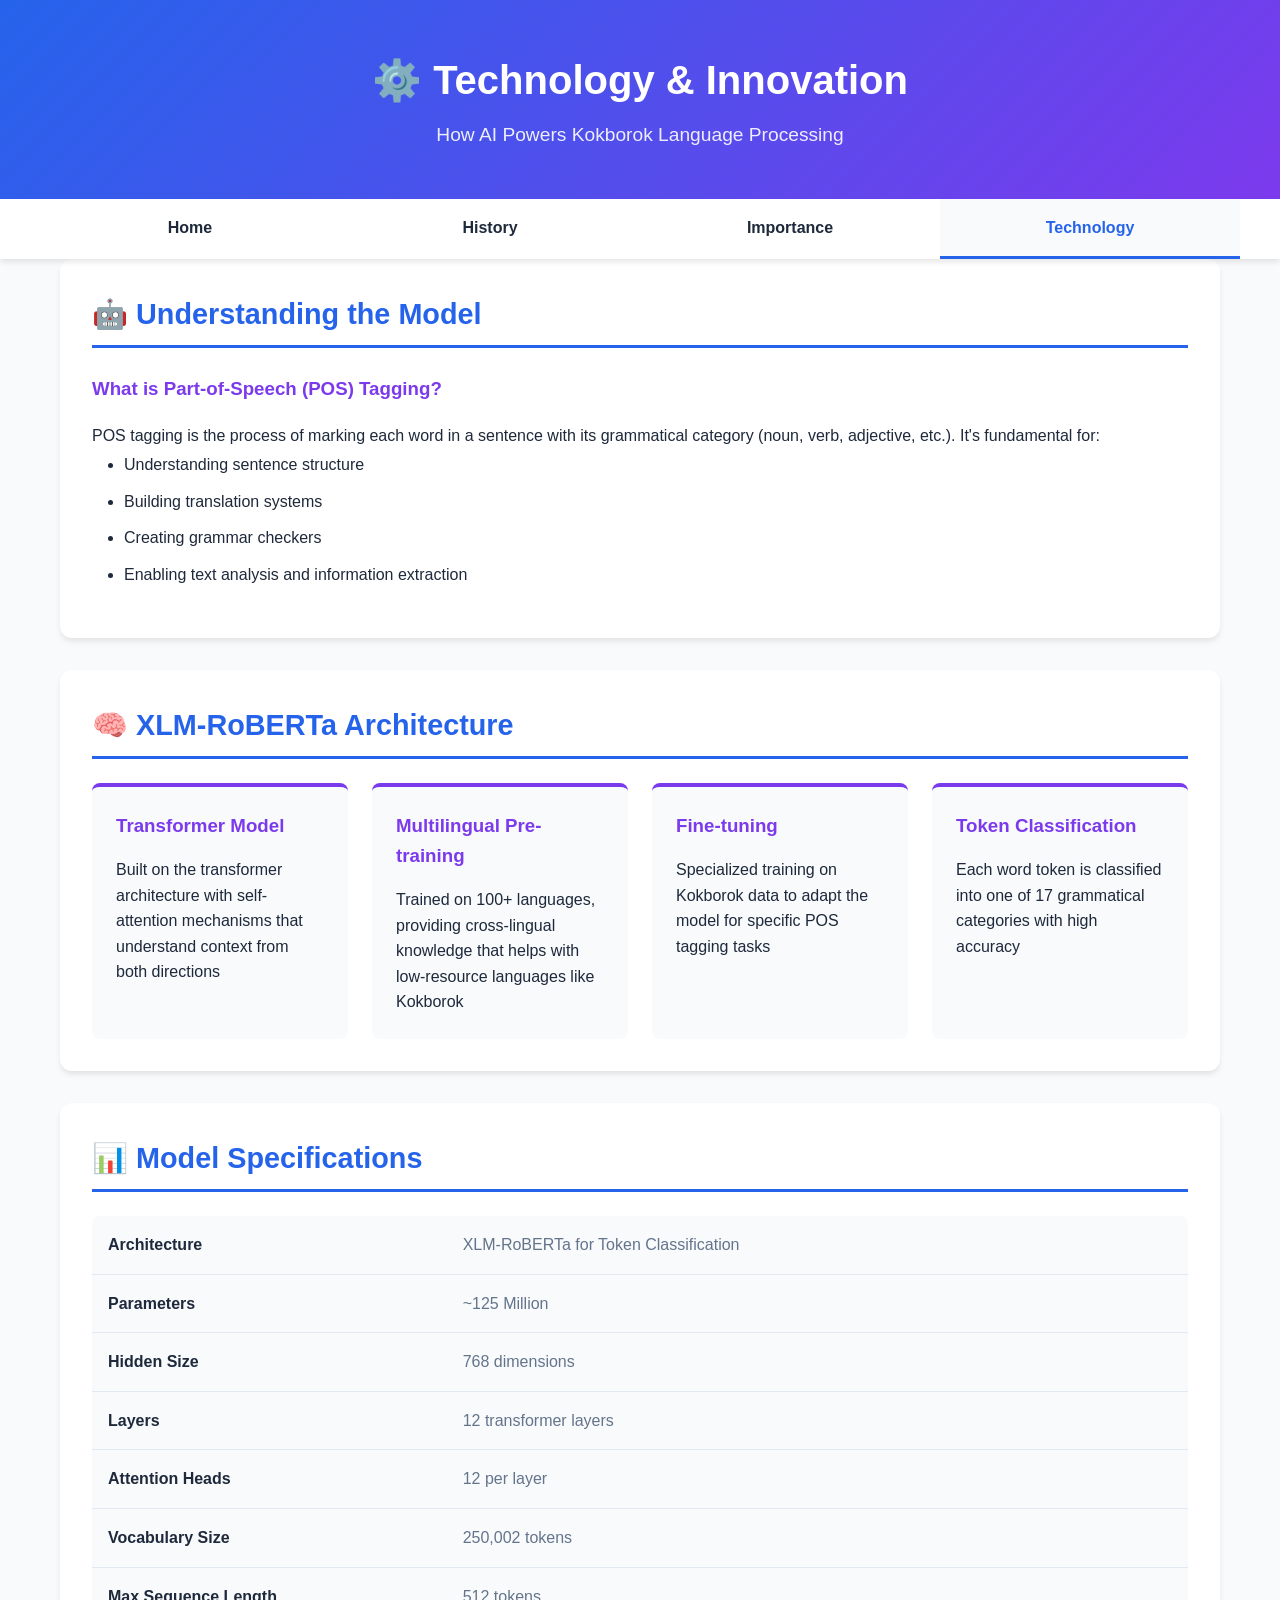
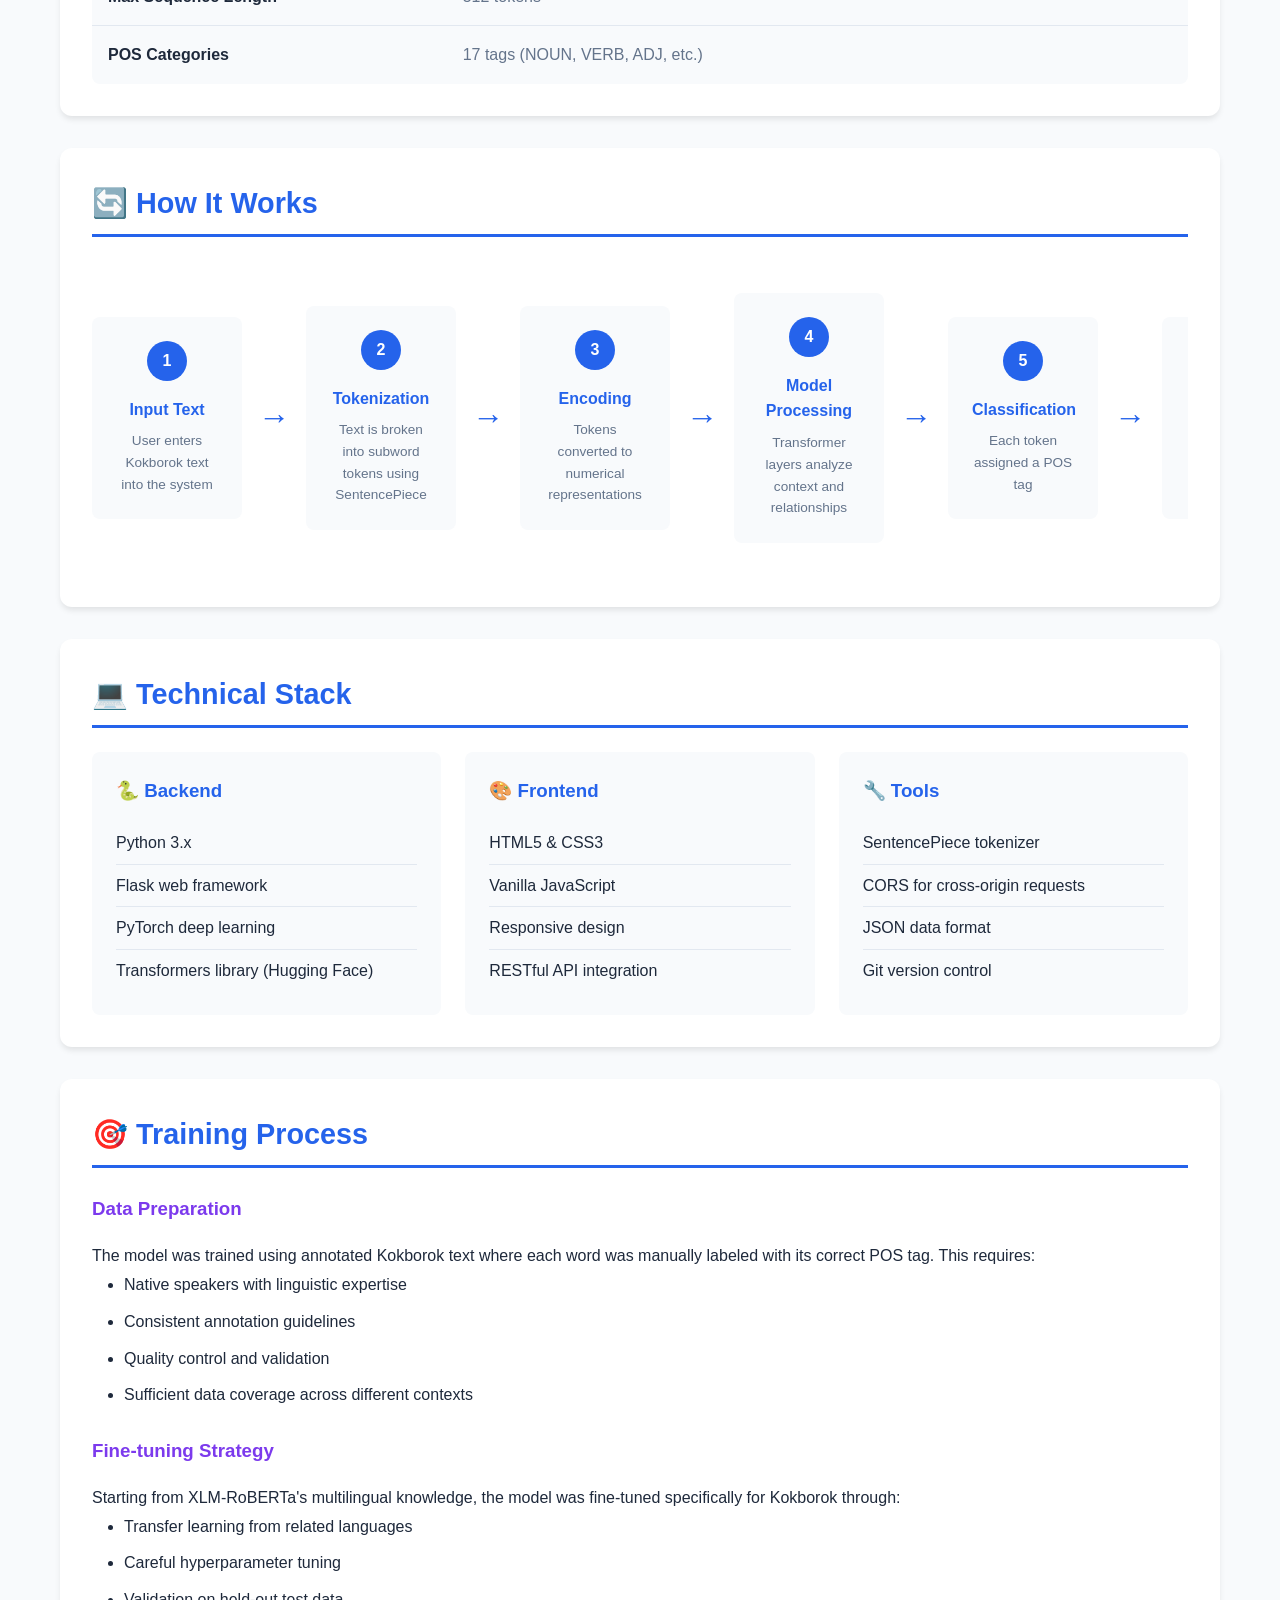
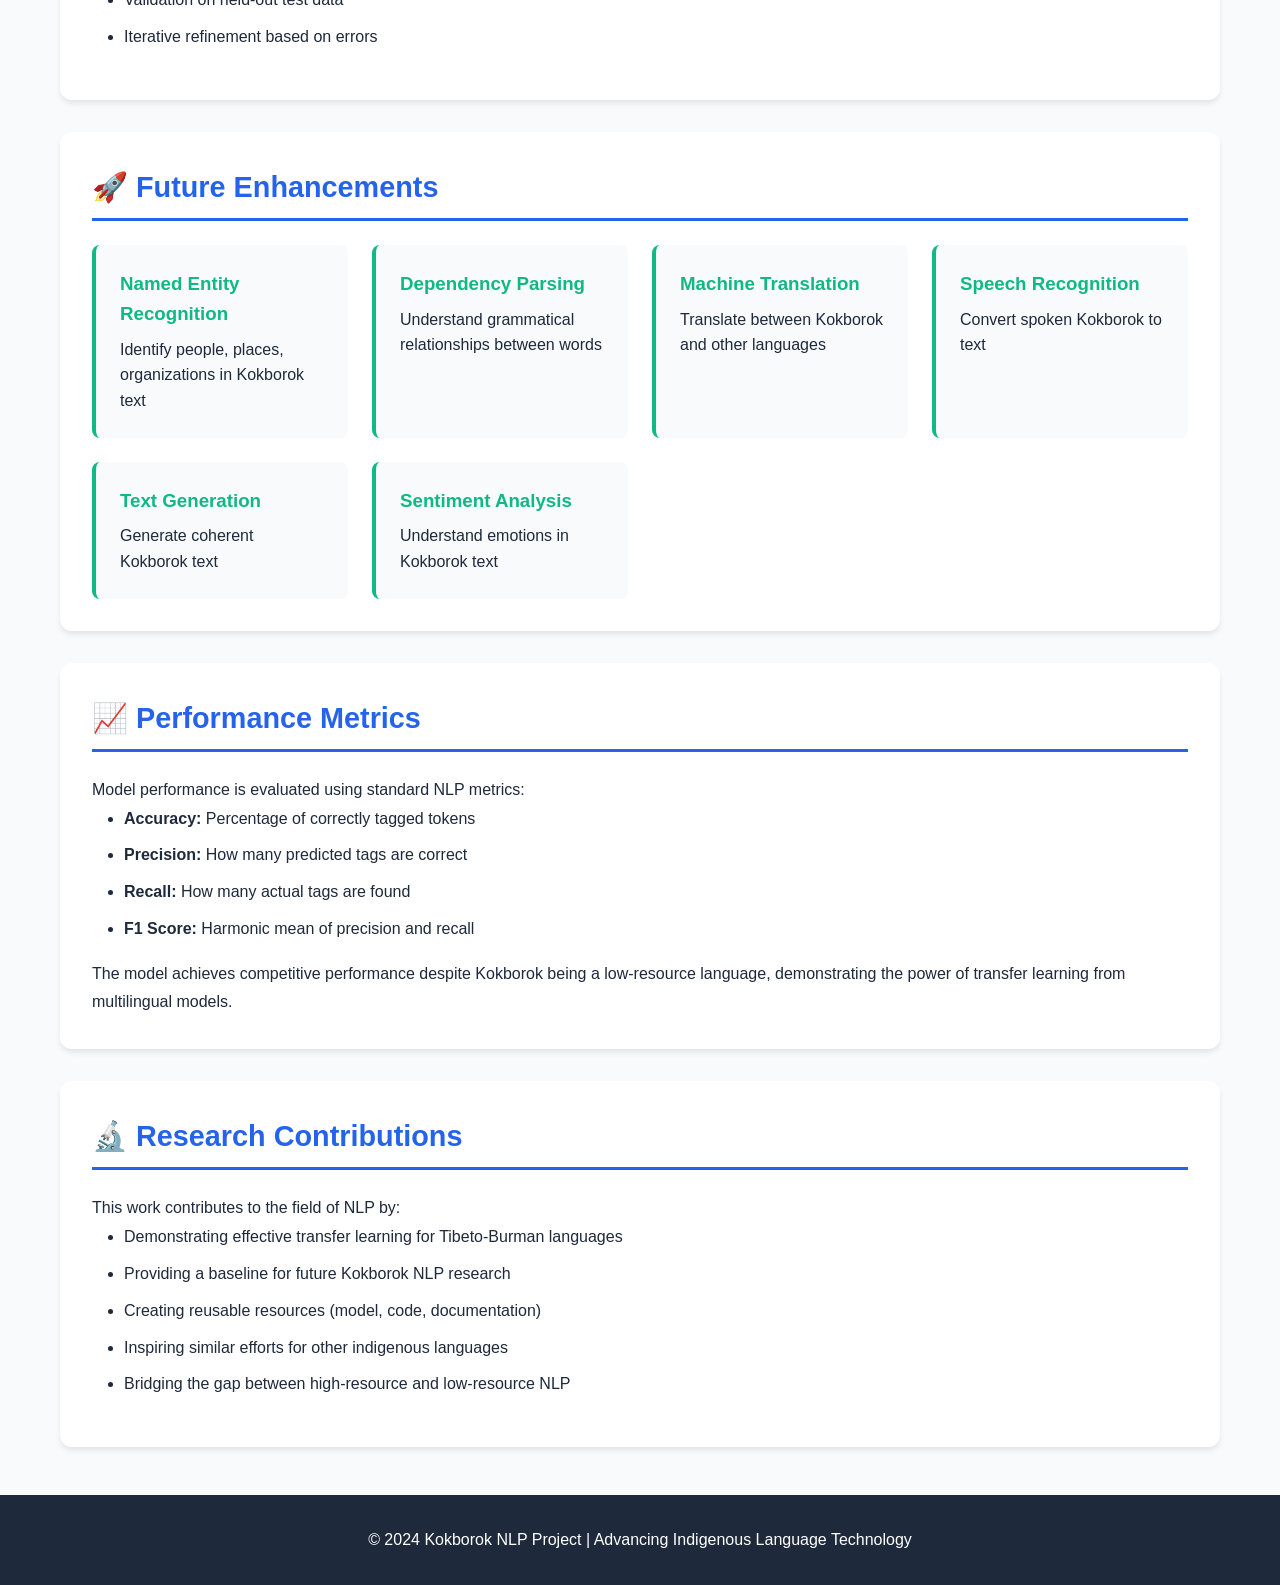
<file: frontend/technology.html>
<!DOCTYPE html>
<html lang="en">
<head>
    <meta charset="UTF-8">
    <meta name="viewport" content="width=device-width, initial-scale=1.0">
    <title>Technology Behind Kokborok NLP</title>
    <link rel="stylesheet" href="styles.css">
</head>
<body>
    <header>
        <div class="container">
            <h1>⚙️ Technology & Innovation</h1>
            <p class="subtitle">How AI Powers Kokborok Language Processing</p>
        </div>
    </header>

    <nav class="navigation">
        <div class="container">
            <a href="index.html">Home</a>
            <a href="history.html">History</a>
            <a href="importance.html">Importance</a>
            <a href="technology.html" class="active">Technology</a>
        </div>
    </nav>

    <main class="container">
        <section class="section">
            <h2>🤖 Understanding the Model</h2>
            <div class="content-block">
                <h3>What is Part-of-Speech (POS) Tagging?</h3>
                <p>POS tagging is the process of marking each word in a sentence with its grammatical category (noun, verb, adjective, etc.). It's fundamental for:</p>
                <ul>
                    <li>Understanding sentence structure</li>
                    <li>Building translation systems</li>
                    <li>Creating grammar checkers</li>
                    <li>Enabling text analysis and information extraction</li>
                </ul>
            </div>
        </section>

        <section class="section">
            <h2>🧠 XLM-RoBERTa Architecture</h2>
            <div class="tech-grid">
                <div class="tech-card">
                    <h3>Transformer Model</h3>
                    <p>Built on the transformer architecture with self-attention mechanisms that understand context from both directions</p>
                </div>
                <div class="tech-card">
                    <h3>Multilingual Pre-training</h3>
                    <p>Trained on 100+ languages, providing cross-lingual knowledge that helps with low-resource languages like Kokborok</p>
                </div>
                <div class="tech-card">
                    <h3>Fine-tuning</h3>
                    <p>Specialized training on Kokborok data to adapt the model for specific POS tagging tasks</p>
                </div>
                <div class="tech-card">
                    <h3>Token Classification</h3>
                    <p>Each word token is classified into one of 17 grammatical categories with high accuracy</p>
                </div>
            </div>
        </section>

        <section class="section">
            <h2>📊 Model Specifications</h2>
            <div class="specs-table">
                <div class="spec-row">
                    <div class="spec-label">Architecture</div>
                    <div class="spec-value">XLM-RoBERTa for Token Classification</div>
                </div>
                <div class="spec-row">
                    <div class="spec-label">Parameters</div>
                    <div class="spec-value">~125 Million</div>
                </div>
                <div class="spec-row">
                    <div class="spec-label">Hidden Size</div>
                    <div class="spec-value">768 dimensions</div>
                </div>
                <div class="spec-row">
                    <div class="spec-label">Layers</div>
                    <div class="spec-value">12 transformer layers</div>
                </div>
                <div class="spec-row">
                    <div class="spec-label">Attention Heads</div>
                    <div class="spec-value">12 per layer</div>
                </div>
                <div class="spec-row">
                    <div class="spec-label">Vocabulary Size</div>
                    <div class="spec-value">250,002 tokens</div>
                </div>
                <div class="spec-row">
                    <div class="spec-label">Max Sequence Length</div>
                    <div class="spec-value">512 tokens</div>
                </div>
                <div class="spec-row">
                    <div class="spec-label">POS Categories</div>
                    <div class="spec-value">17 tags (NOUN, VERB, ADJ, etc.)</div>
                </div>
            </div>
        </section>

        <section class="section">
            <h2>🔄 How It Works</h2>
            <div class="process-flow">
                <div class="process-step">
                    <div class="step-number">1</div>
                    <h3>Input Text</h3>
                    <p>User enters Kokborok text into the system</p>
                </div>
                <div class="process-arrow">→</div>
                <div class="process-step">
                    <div class="step-number">2</div>
                    <h3>Tokenization</h3>
                    <p>Text is broken into subword tokens using SentencePiece</p>
                </div>
                <div class="process-arrow">→</div>
                <div class="process-step">
                    <div class="step-number">3</div>
                    <h3>Encoding</h3>
                    <p>Tokens converted to numerical representations</p>
                </div>
                <div class="process-arrow">→</div>
                <div class="process-step">
                    <div class="step-number">4</div>
                    <h3>Model Processing</h3>
                    <p>Transformer layers analyze context and relationships</p>
                </div>
                <div class="process-arrow">→</div>
                <div class="process-step">
                    <div class="step-number">5</div>
                    <h3>Classification</h3>
                    <p>Each token assigned a POS tag</p>
                </div>
                <div class="process-arrow">→</div>
                <div class="process-step">
                    <div class="step-number">6</div>
                    <h3>Output</h3>
                    <p>Tagged text displayed with color coding</p>
                </div>
            </div>
        </section>

        <section class="section">
            <h2>💻 Technical Stack</h2>
            <div class="stack-grid">
                <div class="stack-item">
                    <h3>🐍 Backend</h3>
                    <ul>
                        <li>Python 3.x</li>
                        <li>Flask web framework</li>
                        <li>PyTorch deep learning</li>
                        <li>Transformers library (Hugging Face)</li>
                    </ul>
                </div>
                <div class="stack-item">
                    <h3>🎨 Frontend</h3>
                    <ul>
                        <li>HTML5 & CSS3</li>
                        <li>Vanilla JavaScript</li>
                        <li>Responsive design</li>
                        <li>RESTful API integration</li>
                    </ul>
                </div>
                <div class="stack-item">
                    <h3>🔧 Tools</h3>
                    <ul>
                        <li>SentencePiece tokenizer</li>
                        <li>CORS for cross-origin requests</li>
                        <li>JSON data format</li>
                        <li>Git version control</li>
                    </ul>
                </div>
            </div>
        </section>

        <section class="section">
            <h2>🎯 Training Process</h2>
            <div class="content-block">
                <h3>Data Preparation</h3>
                <p>The model was trained using annotated Kokborok text where each word was manually labeled with its correct POS tag. This requires:</p>
                <ul>
                    <li>Native speakers with linguistic expertise</li>
                    <li>Consistent annotation guidelines</li>
                    <li>Quality control and validation</li>
                    <li>Sufficient data coverage across different contexts</li>
                </ul>

                <h3>Fine-tuning Strategy</h3>
                <p>Starting from XLM-RoBERTa's multilingual knowledge, the model was fine-tuned specifically for Kokborok through:</p>
                <ul>
                    <li>Transfer learning from related languages</li>
                    <li>Careful hyperparameter tuning</li>
                    <li>Validation on held-out test data</li>
                    <li>Iterative refinement based on errors</li>
                </ul>
            </div>
        </section>

        <section class="section">
            <h2>🚀 Future Enhancements</h2>
            <div class="future-grid">
                <div class="future-card">
                    <h3>Named Entity Recognition</h3>
                    <p>Identify people, places, organizations in Kokborok text</p>
                </div>
                <div class="future-card">
                    <h3>Dependency Parsing</h3>
                    <p>Understand grammatical relationships between words</p>
                </div>
                <div class="future-card">
                    <h3>Machine Translation</h3>
                    <p>Translate between Kokborok and other languages</p>
                </div>
                <div class="future-card">
                    <h3>Speech Recognition</h3>
                    <p>Convert spoken Kokborok to text</p>
                </div>
                <div class="future-card">
                    <h3>Text Generation</h3>
                    <p>Generate coherent Kokborok text</p>
                </div>
                <div class="future-card">
                    <h3>Sentiment Analysis</h3>
                    <p>Understand emotions in Kokborok text</p>
                </div>
            </div>
        </section>

        <section class="section">
            <h2>📈 Performance Metrics</h2>
            <div class="content-block">
                <p>Model performance is evaluated using standard NLP metrics:</p>
                <ul>
                    <li><strong>Accuracy:</strong> Percentage of correctly tagged tokens</li>
                    <li><strong>Precision:</strong> How many predicted tags are correct</li>
                    <li><strong>Recall:</strong> How many actual tags are found</li>
                    <li><strong>F1 Score:</strong> Harmonic mean of precision and recall</li>
                </ul>
                <p>The model achieves competitive performance despite Kokborok being a low-resource language, demonstrating the power of transfer learning from multilingual models.</p>
            </div>
        </section>

        <section class="section">
            <h2>🔬 Research Contributions</h2>
            <div class="content-block">
                <p>This work contributes to the field of NLP by:</p>
                <ul>
                    <li>Demonstrating effective transfer learning for Tibeto-Burman languages</li>
                    <li>Providing a baseline for future Kokborok NLP research</li>
                    <li>Creating reusable resources (model, code, documentation)</li>
                    <li>Inspiring similar efforts for other indigenous languages</li>
                    <li>Bridging the gap between high-resource and low-resource NLP</li>
                </ul>
            </div>
        </section>
    </main>

    <footer>
        <div class="container">
            <p>&copy; 2024 Kokborok NLP Project | Advancing Indigenous Language Technology</p>
        </div>
    </footer>
</body>
</html>
</file>
<file: frontend/styles.css>
* {
    margin: 0;
    padding: 0;
    box-sizing: border-box;
}

:root {
    --primary-color: #2563eb;
    --secondary-color: #7c3aed;
    --success-color: #10b981;
    --background: #f8fafc;
    --card-bg: #ffffff;
    --text-primary: #1e293b;
    --text-secondary: #64748b;
    --border-color: #e2e8f0;
    --shadow: 0 4px 6px -1px rgba(0, 0, 0, 0.1);
    --shadow-lg: 0 10px 15px -3px rgba(0, 0, 0, 0.1);
}

body {
    font-family: 'Segoe UI', Tahoma, Geneva, Verdana, sans-serif;
    background: var(--background);
    color: var(--text-primary);
    line-height: 1.6;
}

.container {
    max-width: 1200px;
    margin: 0 auto;
    padding: 0 20px;
}

header {
    background: linear-gradient(135deg, var(--primary-color), var(--secondary-color));
    color: white;
    padding: 3rem 0;
    text-align: center;
    box-shadow: var(--shadow-lg);
}

header h1 {
    font-size: 2.5rem;
    margin-bottom: 0.5rem;
}

.subtitle {
    font-size: 1.2rem;
    opacity: 0.9;
}

main {
    padding: 2rem 0;
}

.section {
    background: var(--card-bg);
    border-radius: 12px;
    padding: 2rem;
    margin-bottom: 2rem;
    box-shadow: var(--shadow);
}

.section h2 {
    color: var(--primary-color);
    margin-bottom: 1.5rem;
    font-size: 1.8rem;
    border-bottom: 3px solid var(--primary-color);
    padding-bottom: 0.5rem;
}

/* History Section */
.history-content {
    display: grid;
    gap: 1.5rem;
}

.history-card {
    padding: 1.5rem;
    background: var(--background);
    border-radius: 8px;
    border-left: 4px solid var(--primary-color);
}

.history-card h3 {
    color: var(--secondary-color);
    margin-bottom: 1rem;
}

.history-card ul {
    list-style: none;
    padding-left: 0;
}

.history-card li {
    padding: 0.5rem 0;
    border-bottom: 1px solid var(--border-color);
}

.history-card li:last-child {
    border-bottom: none;
}

/* Model Info Section */
.model-grid {
    display: grid;
    grid-template-columns: repeat(auto-fit, minmax(280px, 1fr));
    gap: 1.5rem;
}

.model-card {
    text-align: center;
    padding: 2rem;
    background: var(--background);
    border-radius: 8px;
    transition: transform 0.3s ease, box-shadow 0.3s ease;
}

.model-card:hover {
    transform: translateY(-5px);
    box-shadow: var(--shadow-lg);
}

.model-card .icon {
    font-size: 3rem;
    margin-bottom: 1rem;
}

.model-card h3 {
    color: var(--primary-color);
    margin-bottom: 1rem;
}

/* Demo Section */
.demo-container {
    display: grid;
    gap: 2rem;
}

.input-section label {
    display: block;
    font-weight: 600;
    margin-bottom: 0.5rem;
    color: var(--text-primary);
}

#text-input {
    width: 100%;
    padding: 1rem;
    border: 2px solid var(--border-color);
    border-radius: 8px;
    font-size: 1rem;
    font-family: inherit;
    resize: vertical;
    transition: border-color 0.3s ease;
}

#text-input:focus {
    outline: none;
    border-color: var(--primary-color);
}

.btn-primary {
    background: var(--primary-color);
    color: white;
    border: none;
    padding: 0.75rem 2rem;
    font-size: 1rem;
    font-weight: 600;
    border-radius: 8px;
    cursor: pointer;
    margin-top: 1rem;
    transition: background 0.3s ease, transform 0.2s ease;
}

.btn-primary:hover {
    background: #1d4ed8;
    transform: translateY(-2px);
}

.btn-primary:active {
    transform: translateY(0);
}

.output-section {
    margin-top: 2rem;
    padding: 1.5rem;
    background: var(--background);
    border-radius: 8px;
}

.output-section h3 {
    color: var(--secondary-color);
    margin-bottom: 1rem;
}

#results-container {
    line-height: 2;
    font-size: 1.1rem;
}

.token {
    display: inline-block;
    margin: 0.25rem;
    padding: 0.5rem 0.75rem;
    border-radius: 6px;
    font-weight: 500;
    transition: transform 0.2s ease;
    cursor: pointer;
}

.token:hover {
    transform: scale(1.05);
}

.token-text {
    display: block;
    font-size: 1rem;
}

.token-tag {
    display: block;
    font-size: 0.75rem;
    opacity: 0.8;
    margin-top: 0.25rem;
}

/* Legend Section */
.legend-grid {
    display: grid;
    grid-template-columns: repeat(auto-fill, minmax(200px, 1fr));
    gap: 1rem;
}

.legend-item {
    display: flex;
    align-items: center;
    padding: 0.75rem;
    background: var(--background);
    border-radius: 6px;
}

.legend-color {
    width: 40px;
    height: 40px;
    border-radius: 6px;
    margin-right: 1rem;
}

.legend-info {
    flex: 1;
}

.legend-tag {
    font-weight: 600;
    color: var(--text-primary);
}

.legend-desc {
    font-size: 0.85rem;
    color: var(--text-secondary);
}

footer {
    background: var(--text-primary);
    color: white;
    text-align: center;
    padding: 2rem 0;
    margin-top: 3rem;
}

/* Responsive Design */
@media (max-width: 768px) {
    header h1 {
        font-size: 2rem;
    }
    
    .subtitle {
        font-size: 1rem;
    }
    
    .section {
        padding: 1.5rem;
    }
    
    .model-grid {
        grid-template-columns: 1fr;
    }
}

/* Navigation Styles */
.navigation {
    background: var(--card-bg);
    box-shadow: var(--shadow);
    position: sticky;
    top: 0;
    z-index: 100;
}

.navigation .container {
    display: flex;
    gap: 0;
    padding: 0;
}

.navigation a {
    flex: 1;
    text-align: center;
    padding: 1rem;
    color: var(--text-primary);
    text-decoration: none;
    font-weight: 600;
    border-bottom: 3px solid transparent;
    transition: all 0.3s ease;
}

.navigation a:hover {
    background: var(--background);
    border-bottom-color: var(--primary-color);
}

.navigation a.active {
    color: var(--primary-color);
    border-bottom-color: var(--primary-color);
    background: var(--background);
}

/* Timeline Styles */
.timeline {
    position: relative;
    padding: 2rem 0;
}

.timeline::before {
    content: '';
    position: absolute;
    left: 30px;
    top: 0;
    bottom: 0;
    width: 3px;
    background: var(--primary-color);
}

.timeline-item {
    position: relative;
    padding-left: 80px;
    margin-bottom: 3rem;
}

.timeline-marker {
    position: absolute;
    left: 0;
    top: 0;
    width: 60px;
    height: 60px;
    background: var(--primary-color);
    color: white;
    border-radius: 50%;
    display: flex;
    align-items: center;
    justify-content: center;
    font-size: 0.7rem;
    font-weight: bold;
    text-align: center;
    padding: 0.5rem;
    box-shadow: var(--shadow);
}

.timeline-content {
    background: var(--background);
    padding: 1.5rem;
    border-radius: 8px;
    border-left: 4px solid var(--primary-color);
}

.timeline-content h3 {
    color: var(--secondary-color);
    margin-bottom: 0.5rem;
}

/* Stats Grid */
.stats-grid {
    display: grid;
    grid-template-columns: repeat(auto-fit, minmax(200px, 1fr));
    gap: 1.5rem;
}

.stat-card {
    text-align: center;
    padding: 2rem;
    background: linear-gradient(135deg, var(--primary-color), var(--secondary-color));
    color: white;
    border-radius: 12px;
    box-shadow: var(--shadow-lg);
}

.stat-number {
    font-size: 2.5rem;
    font-weight: bold;
    margin-bottom: 0.5rem;
}

.stat-label {
    font-size: 0.9rem;
    opacity: 0.9;
}

/* Feature Grid */
.feature-grid {
    display: grid;
    grid-template-columns: repeat(auto-fit, minmax(250px, 1fr));
    gap: 1.5rem;
}

.feature-card {
    padding: 1.5rem;
    background: var(--background);
    border-radius: 8px;
    border-top: 4px solid var(--primary-color);
}

.feature-card h3 {
    color: var(--primary-color);
    margin-bottom: 1rem;
}

/* Content Block */
.content-block {
    line-height: 1.8;
}

.content-block h3 {
    color: var(--secondary-color);
    margin-top: 1.5rem;
    margin-bottom: 1rem;
}

.content-block ul, .content-block ol {
    margin-left: 2rem;
    margin-bottom: 1rem;
}

.content-block li {
    margin-bottom: 0.5rem;
}

/* Challenge Grid */
.challenge-grid {
    display: grid;
    grid-template-columns: repeat(auto-fit, minmax(250px, 1fr));
    gap: 1.5rem;
}

.challenge-card {
    padding: 1.5rem;
    background: #fff3cd;
    border-radius: 8px;
    border-left: 4px solid #ffc107;
}

.challenge-card h3 {
    color: #856404;
    margin-bottom: 1rem;
}

/* Importance Styles */
.hero-section {
    background: linear-gradient(135deg, rgba(37, 99, 235, 0.1), rgba(124, 58, 237, 0.1));
}

.lead-text {
    font-size: 1.2rem;
    font-weight: 500;
    color: var(--primary-color);
    margin-bottom: 1rem;
}

.importance-grid {
    display: grid;
    grid-template-columns: repeat(auto-fit, minmax(300px, 1fr));
    gap: 2rem;
}

.importance-card {
    text-align: center;
    padding: 2rem;
    background: var(--background);
    border-radius: 12px;
    transition: transform 0.3s ease;
}

.importance-card:hover {
    transform: translateY(-5px);
    box-shadow: var(--shadow-lg);
}

.importance-icon {
    font-size: 3rem;
    margin-bottom: 1rem;
}

.importance-card h3 {
    color: var(--primary-color);
    margin-bottom: 1rem;
}

/* Impact Section */
.impact-section {
    display: grid;
    gap: 2rem;
}

.impact-item {
    padding: 1.5rem;
    background: var(--background);
    border-radius: 8px;
    border-left: 4px solid var(--success-color);
}

.impact-item h3 {
    color: var(--success-color);
    margin-bottom: 1rem;
}

.impact-item ul {
    margin-left: 1.5rem;
}

/* Stats Highlight */
.stats-highlight {
    display: flex;
    justify-content: space-around;
    gap: 2rem;
    margin: 2rem 0;
    flex-wrap: wrap;
}

.stat-box {
    text-align: center;
    padding: 2rem;
    background: var(--background);
    border-radius: 12px;
    flex: 1;
    min-width: 200px;
}

.stat-big {
    font-size: 3rem;
    font-weight: bold;
    color: var(--primary-color);
    margin-bottom: 0.5rem;
}

/* Model Importance */
.model-importance {
    display: grid;
    gap: 1.5rem;
}

.importance-detail {
    padding: 1.5rem;
    background: var(--background);
    border-radius: 8px;
    border-left: 4px solid var(--secondary-color);
}

.importance-detail h3 {
    color: var(--secondary-color);
    margin-bottom: 1rem;
}

/* Cultural Aspects */
.cultural-aspects {
    display: grid;
    grid-template-columns: repeat(auto-fit, minmax(250px, 1fr));
    gap: 1.5rem;
    margin: 1.5rem 0;
}

.aspect {
    padding: 1.5rem;
    background: var(--background);
    border-radius: 8px;
}

.aspect h4 {
    color: var(--primary-color);
    margin-bottom: 0.5rem;
}

/* Future List */
.future-list {
    list-style: none;
    padding: 0;
}

.future-list li {
    padding: 0.75rem;
    margin-bottom: 0.5rem;
    background: var(--background);
    border-radius: 6px;
    border-left: 4px solid var(--success-color);
}

/* Highlight Text */
.highlight-text {
    background: linear-gradient(135deg, rgba(37, 99, 235, 0.1), rgba(124, 58, 237, 0.1));
    padding: 1.5rem;
    border-radius: 8px;
    border-left: 4px solid var(--primary-color);
    font-weight: 500;
    margin: 1.5rem 0;
}

/* Call to Action */
.call-to-action {
    background: linear-gradient(135deg, rgba(16, 185, 129, 0.1), rgba(37, 99, 235, 0.1));
}

.final-message {
    font-size: 1.1rem;
    font-weight: 500;
    color: var(--primary-color);
    padding: 1.5rem;
    background: white;
    border-radius: 8px;
    margin-top: 1.5rem;
    box-shadow: var(--shadow);
}

/* Technology Page Styles */
.tech-grid {
    display: grid;
    grid-template-columns: repeat(auto-fit, minmax(250px, 1fr));
    gap: 1.5rem;
}

.tech-card {
    padding: 1.5rem;
    background: var(--background);
    border-radius: 8px;
    border-top: 4px solid var(--secondary-color);
}

.tech-card h3 {
    color: var(--secondary-color);
    margin-bottom: 1rem;
}

/* Specs Table */
.specs-table {
    background: var(--background);
    border-radius: 8px;
    overflow: hidden;
}

.spec-row {
    display: grid;
    grid-template-columns: 1fr 2fr;
    padding: 1rem;
    border-bottom: 1px solid var(--border-color);
}

.spec-row:last-child {
    border-bottom: none;
}

.spec-label {
    font-weight: 600;
    color: var(--text-primary);
}

.spec-value {
    color: var(--text-secondary);
}

/* Process Flow */
.process-flow {
    display: flex;
    align-items: center;
    gap: 1rem;
    overflow-x: auto;
    padding: 2rem 0;
}

.process-step {
    min-width: 150px;
    text-align: center;
    padding: 1.5rem;
    background: var(--background);
    border-radius: 8px;
    position: relative;
}

.step-number {
    width: 40px;
    height: 40px;
    background: var(--primary-color);
    color: white;
    border-radius: 50%;
    display: flex;
    align-items: center;
    justify-content: center;
    font-weight: bold;
    margin: 0 auto 1rem;
}

.process-step h3 {
    font-size: 1rem;
    color: var(--primary-color);
    margin-bottom: 0.5rem;
}

.process-step p {
    font-size: 0.85rem;
    color: var(--text-secondary);
}

.process-arrow {
    font-size: 2rem;
    color: var(--primary-color);
    flex-shrink: 0;
}

/* Stack Grid */
.stack-grid {
    display: grid;
    grid-template-columns: repeat(auto-fit, minmax(250px, 1fr));
    gap: 1.5rem;
}

.stack-item {
    padding: 1.5rem;
    background: var(--background);
    border-radius: 8px;
}

.stack-item h3 {
    color: var(--primary-color);
    margin-bottom: 1rem;
}

.stack-item ul {
    list-style: none;
    padding: 0;
}

.stack-item li {
    padding: 0.5rem 0;
    border-bottom: 1px solid var(--border-color);
}

.stack-item li:last-child {
    border-bottom: none;
}

/* Future Grid */
.future-grid {
    display: grid;
    grid-template-columns: repeat(auto-fit, minmax(250px, 1fr));
    gap: 1.5rem;
}

.future-card {
    padding: 1.5rem;
    background: var(--background);
    border-radius: 8px;
    border-left: 4px solid var(--success-color);
    transition: transform 0.3s ease;
}

.future-card:hover {
    transform: translateY(-5px);
    box-shadow: var(--shadow-lg);
}

.future-card h3 {
    color: var(--success-color);
    margin-bottom: 0.5rem;
}

/* Responsive adjustments */
@media (max-width: 768px) {
    .timeline::before {
        left: 15px;
    }
    
    .timeline-item {
        padding-left: 60px;
    }
    
    .timeline-marker {
        width: 40px;
        height: 40px;
        font-size: 0.6rem;
    }
    
    .process-flow {
        flex-direction: column;
    }
    
    .process-arrow {
        transform: rotate(90deg);
    }
    
    .navigation .container {
        flex-wrap: wrap;
    }
    
    .navigation a {
        flex: 1 1 45%;
    }
}
</file>
